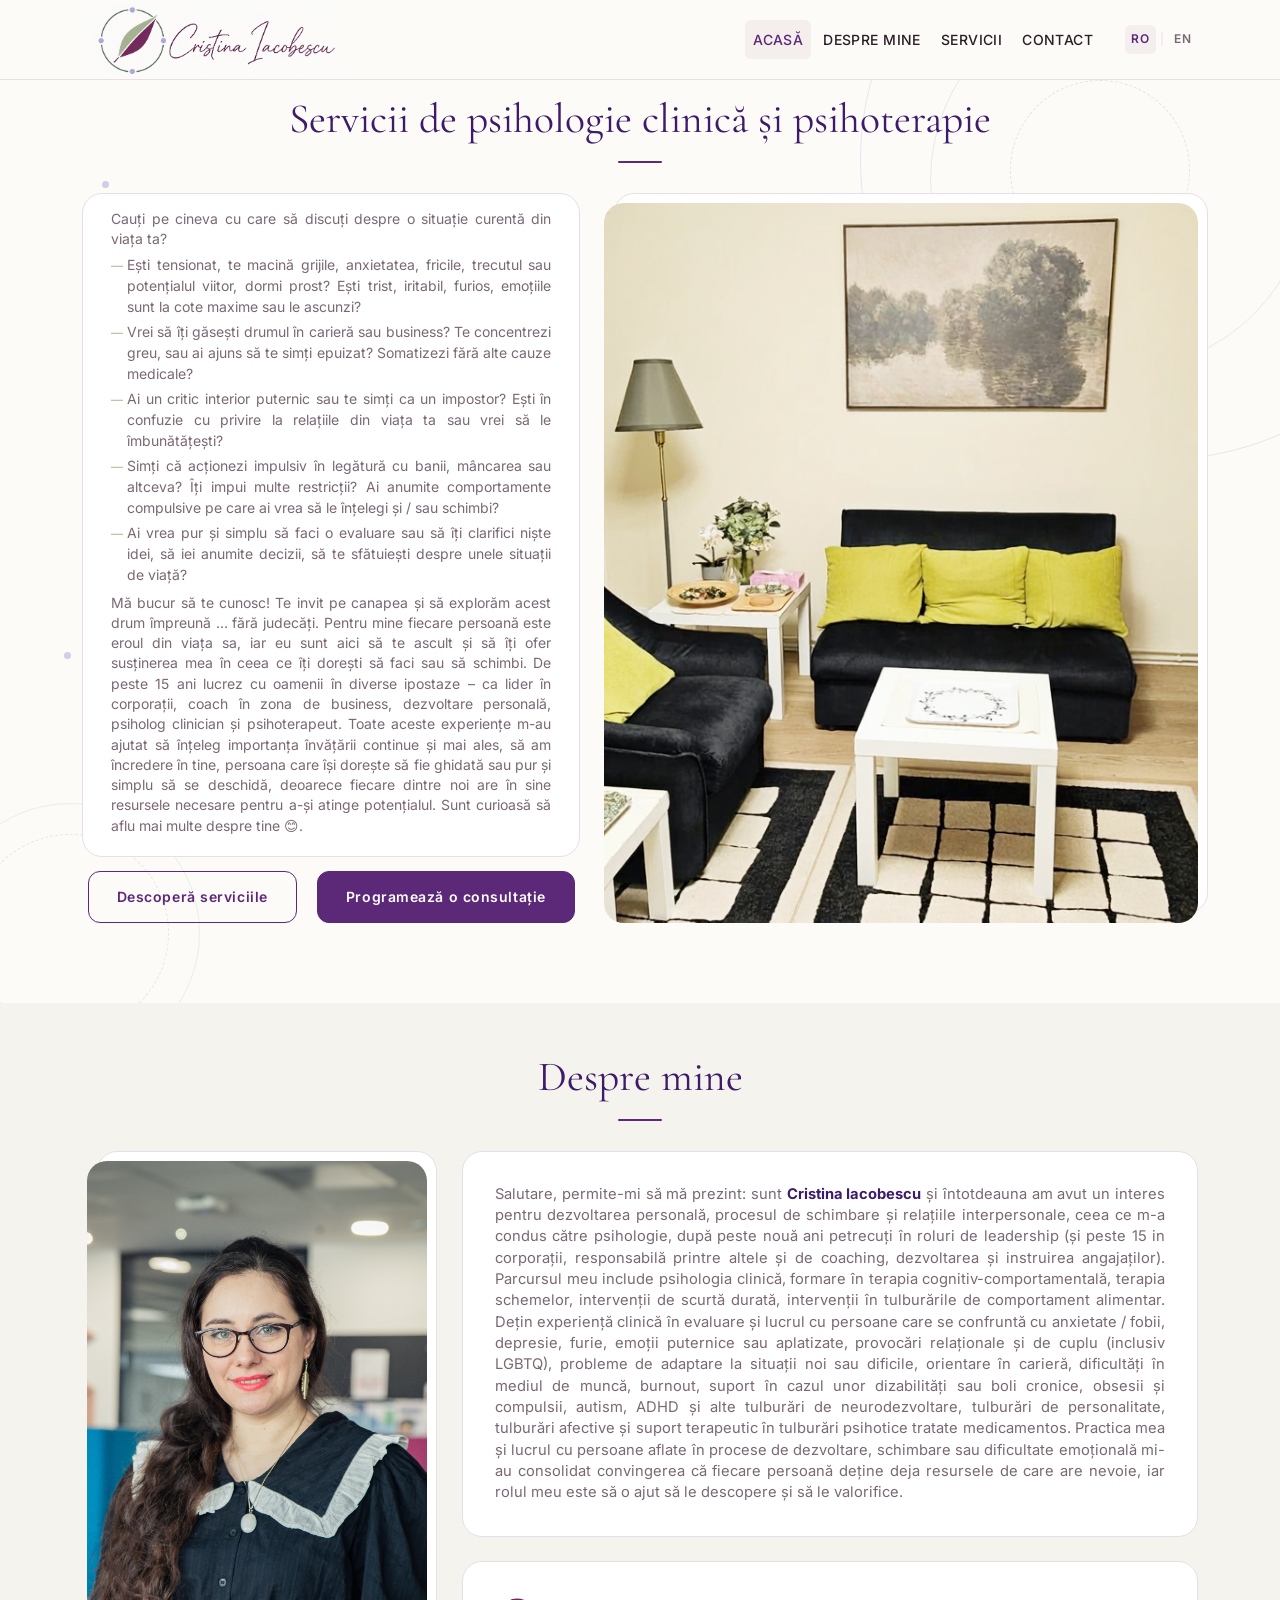
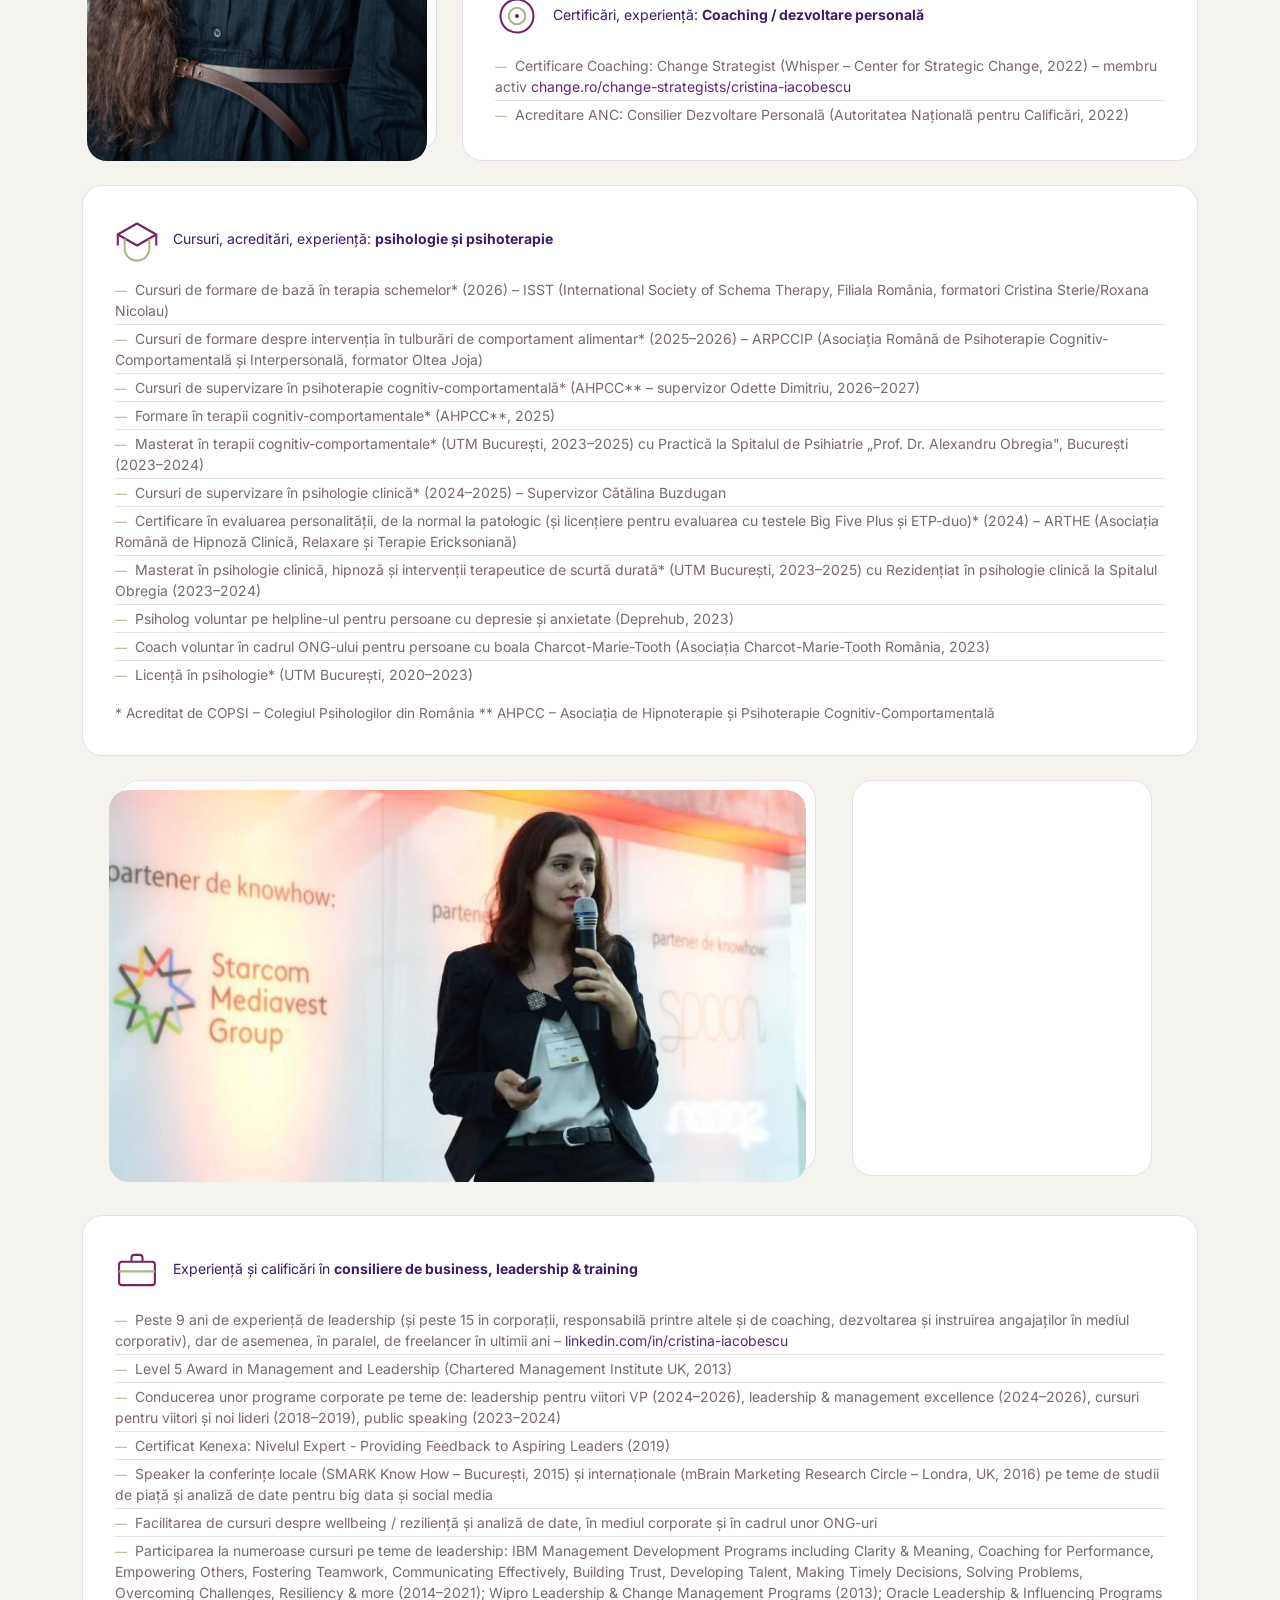
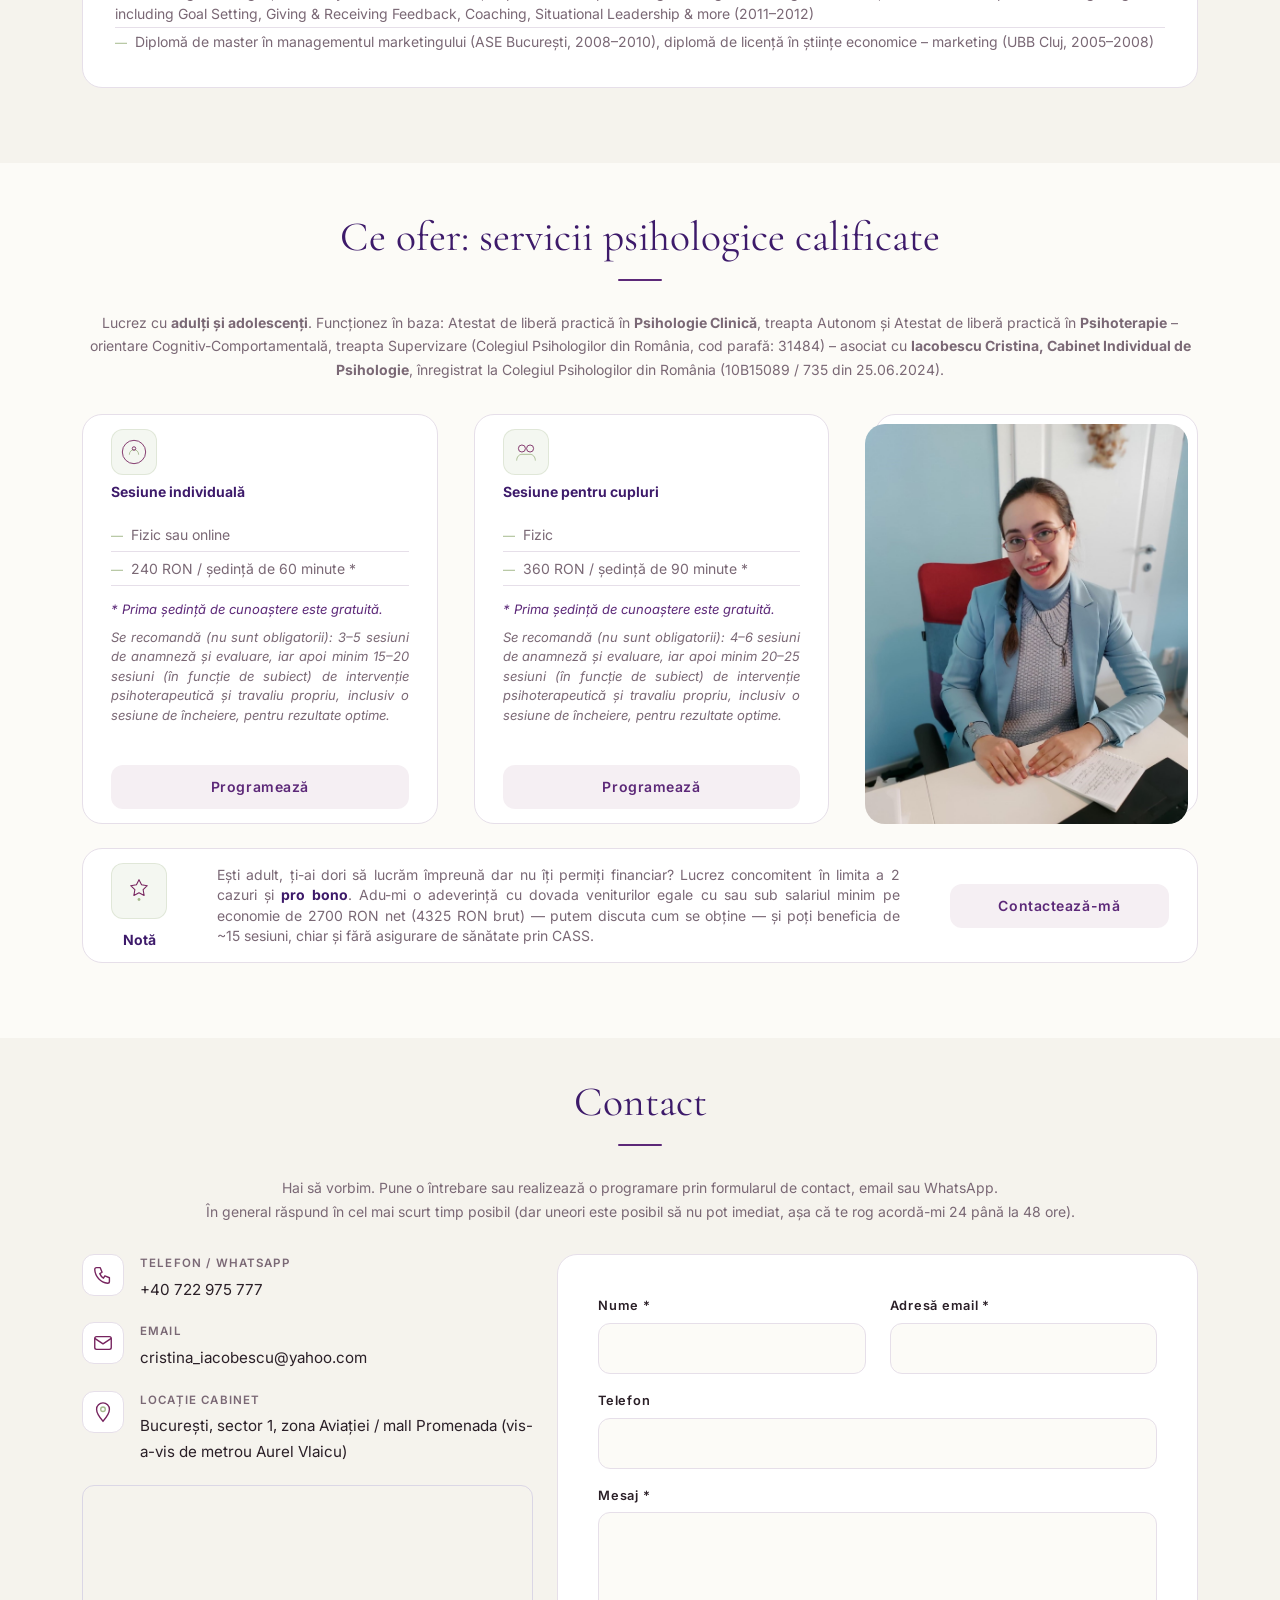
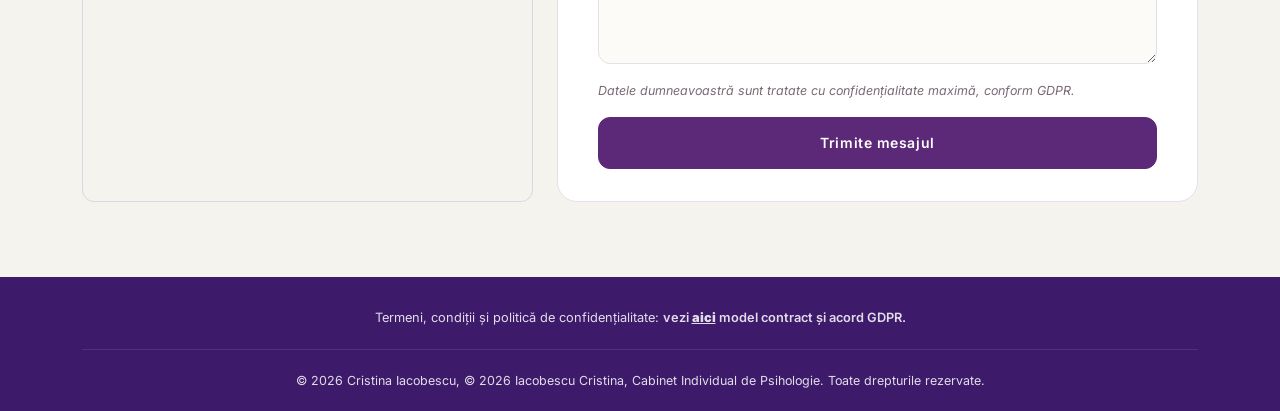
<file: index.html>
<!DOCTYPE html>
<html lang="ro">
<head>
  <meta charset="UTF-8" />
  <meta name="viewport" content="width=device-width, initial-scale=1.0" />
  <meta name="description" content="Evaluare psihologică, psihoterapie, online și fizic, în București, sector 1 (Aviației, lângă metrou / mall Promenada)." />
  <title>Cristina Iacobescu — Psiholog & Psihoterapeut</title>
  <link rel="canonical" href="https://psihoterapie.github.io/cristina-iacobescu/" />
  <meta property="og:type" content="website" />
  <meta property="og:site_name" content="psihoterapie.github.io/cristina-iacobescu" />
  <meta property="og:locale" content="ro_RO" />
  <meta property="og:title" content="Cristina Iacobescu — Psiholog Clinician &amp; Psihoterapeut" />
  <meta property="og:description" content="Evaluare psihologică, psihoterapie, online și fizic, în București, sector 1 (Aviației, lângă metrou / mall Promenada)." />
  <meta property="og:url" content="https://psihoterapie.github.io/cristina-iacobescu/" />
  <meta property="og:image" content="https://psihoterapie.github.io/cristina-iacobescu/pics/logo.png" />
  <meta name="twitter:card" content="summary_large_image" />
  <script type="application/ld+json">
  {
    "@context": "https://schema.org",
    "@type": "ProfessionalService",
    "name": "Iacobescu Cristina, Cabinet Individual de Psihologie",
    "url": "https://psihoterapie.github.io/cristina-iacobescu/",
    "image": "https://psihoterapie.github.io/cristina-iacobescu/pics/logo.png",
    "telephone": "+40722975777",
    "email": "cristina_iacobescu@yahoo.com",
    "description": "Psihologie clinică, psihoterapie cognitiv-comportamentală, consiliere și evaluare psihologică pentru adulți și adolescenți.",
    "address": { "@type": "PostalAddress", "addressLocality": "București", "addressRegion": "Sector 1", "addressCountry": "RO" },
    "geo": { "@type": "GeoCoordinates", "latitude": 44.480172, "longitude": 26.0999533 },
    "founder": { "@type": "Person", "name": "Cristina Iacobescu", "jobTitle": "Psiholog Clinician & Psihoterapeut" },
    "knowsLanguage": ["ro", "en"]
  }
  </script>
  <link rel="icon" type="image/png" sizes="192x192" href="pics/favicon-192.png" />
  <script type="application/ld+json">
  {
    "@context": "https://schema.org",
    "@type": "WebSite",
    "name": "Cristina Iacobescu",
    "alternateName": "Iacobescu Cristina, Cabinet Individual de Psihologie",
    "url": "https://psihoterapie.github.io/cristina-iacobescu/"
  }
  </script>
  <link rel="preconnect" href="https://fonts.googleapis.com" />
  <link rel="preconnect" href="https://fonts.gstatic.com" crossorigin />
  <link href="https://fonts.googleapis.com/css2?family=Cormorant+Garamond:ital,wght@0,300;0,400;0,600;1,300;1,400&family=Inter:wght@300;400;500;600;700;800&display=swap" rel="stylesheet" />
  <link href="https://cdn.jsdelivr.net/npm/bootstrap@5.3.3/dist/css/bootstrap.min.css" rel="stylesheet" />
  <link rel="stylesheet" href="styles.css" />
</head>
<body data-lang="ro">

  <!-- ======== NAVBAR ======== -->
  <nav class="navbar navbar-expand-lg ci-navbar fixed-top" id="mainNav" aria-label="Main navigation">
    <div class="container">
      <!-- Brand -->
      <a class="navbar-brand ci-brand" href="#home" aria-label="Cristina Iacobescu — Home">
        <img src="pics/logo.png" alt="Cristina Iacobescu" class="ci-nav-logo" width="260" height="72" />
      </a>

      <!-- Mobile toggler -->
      <button class="navbar-toggler" type="button" data-bs-toggle="collapse"
              data-bs-target="#navMenu" aria-controls="navMenu"
              aria-expanded="false" aria-label="Toggle navigation">
        <span class="toggler-bar"></span>
        <span class="toggler-bar"></span>
        <span class="toggler-bar"></span>
      </button>

      <!-- Language switcher (mobile only, outside collapse) -->
      <div class="ci-lang-switcher ci-lang-switcher--mobile d-lg-none" role="group" aria-label="Language switcher">
        <button class="ci-lang-btn active" data-lang-target="ro" aria-pressed="true">RO</button>
        <span class="ci-lang-sep" aria-hidden="true">|</span>
        <button class="ci-lang-btn" data-lang-target="en" aria-pressed="false">EN</button>
      </div>

      <!-- Nav links -->
      <div class="collapse navbar-collapse" id="navMenu">
        <ul class="navbar-nav ms-auto align-items-lg-center gap-lg-1">
          <li class="nav-item"><a class="nav-link" href="#home" data-ro="Acasă" data-en="Home">Acasă</a></li>
          <li class="nav-item"><a class="nav-link" href="#about" data-ro="Despre Mine" data-en="About Me">Despre Mine</a></li>
          <li class="nav-item"><a class="nav-link" href="#services" data-ro="Servicii" data-en="Services">Servicii</a></li>
          <li class="nav-item"><a class="nav-link" href="#contact" data-ro="Contact" data-en="Contact">Contact</a></li>
        </ul>

        <!-- Language switcher (desktop only, inside collapse) -->
        <div class="ci-lang-switcher ms-lg-4 mt-3 mt-lg-0 d-none d-lg-flex" role="group" aria-label="Language switcher">
          <button class="ci-lang-btn active" data-lang-target="ro" aria-pressed="true">RO</button>
          <span class="ci-lang-sep" aria-hidden="true">|</span>
          <button class="ci-lang-btn" data-lang-target="en" aria-pressed="false">EN</button>
        </div>
      </div>
    </div>
  </nav>

  <!-- ======== HERO ======== -->
  <section id="home" class="ci-hero" aria-labelledby="heroHeading">
    <div class="ci-hero-bg-circles" aria-hidden="true">
      <span class="ci-circle ci-circle--lg"></span>
      <span class="ci-circle ci-circle--md"></span>
      <span class="ci-circle ci-circle--sm"></span>
      <span class="ci-dot ci-dot--1"></span>
      <span class="ci-dot ci-dot--2"></span>
      <span class="ci-dot ci-dot--3"></span>
      <span class="ci-dot ci-dot--4"></span>
    </div>

    <div class="container ci-hero-inner">
      <!-- Heading + divider (same pattern as other sections) -->
      <div class="ci-section-header text-center">
        <h1 class="ci-hero-tagline" id="heroHeading" data-ro="Servicii de psihologie clinică și psihoterapie" data-en="Clinical Psychology and Psychotherapy Services">Servicii de psihologie clinică și psihoterapie</h1>
        <div class="ci-section-divider" aria-hidden="true"></div>
      </div>

      <div class="row justify-content-center mt-0 ci-hero-row">
        <!-- Office photo — stretches to fill the full height of the left column (card + buttons) -->
        <div class="col-12 order-lg-2 d-flex flex-column ci-hero-photo-col" style="padding-top: 10px;">
          <div class="ci-portrait-wrap ci-portrait-wrap--wide ci-portrait-wrap--match ci-hero-photo-wrap flex-grow-1">
            <img
              src="pics/cabi/Cabinet_1 copy.jpg"
              alt="Cabinetul de psihologie Cristina Iacobescu — spațiu de consiliere"
              class="ci-portrait ci-portrait--color"
              width="400"
              loading="eager"
            />
            <span class="ci-portrait-ring" aria-hidden="true"></span>
          </div>
        </div>

        <!-- Text card + buttons in same column so photo height spans both -->
        <div class="col-12 order-lg-1 d-flex flex-column ci-hero-text-col">
          <div class="ci-card text-start flex-grow-1 ci-hero-card">
            <div class="ci-hero-text" lang="ro" data-lang-block="ro">
              <p>Cauți pe cineva cu care să discuți despre o situație curentă din viața ta?</p>
              <ul class="ci-hero-list">
                <li>Ești tensionat, te macină grijile, anxietatea, fricile, trecutul sau potențialul viitor, dormi prost? Ești trist, iritabil, furios, emoțiile sunt la cote maxime sau le ascunzi?</li>
                <li>Vrei să îți găsești drumul în carieră sau business? Te concentrezi greu, sau ai ajuns să te simți epuizat? Somatizezi fără alte cauze medicale?</li>
                <li>Ai un critic interior puternic sau te simți ca un impostor? Ești în confuzie cu privire la relațiile din viața ta sau vrei să le îmbunătățești?</li>
                <li>Simți că acționezi impulsiv în legătură cu banii, mâncarea sau altceva? Îți impui multe restricții? Ai anumite comportamente compulsive pe care ai vrea să le înțelegi și / sau schimbi?</li>
                <li>Ai vrea pur și simplu să faci o evaluare sau să îți clarifici niște idei, să iei anumite decizii, să te sfătuiești despre unele situații de viață?</li>
              </ul>
              <p class="mt-3">Mă bucur să te cunosc! Te invit pe canapea și să explorăm acest drum împreună … fără judecăți. Pentru mine fiecare persoană este eroul din viața sa, iar eu sunt aici să te ascult și să îți ofer susținerea mea în ceea ce îți dorești să faci sau să schimbi. De peste 15 ani lucrez cu oamenii în diverse ipostaze – ca lider în corporații, coach în zona de business, dezvoltare personală, psiholog clinician și psihoterapeut. Toate aceste experiențe m-au ajutat să înțeleg importanța învățării continue și mai ales, să am încredere în tine, persoana care își dorește să fie ghidată sau pur și simplu să se deschidă, deoarece fiecare dintre noi are în sine resursele necesare pentru a-și atinge potențialul. Sunt curioasă să aflu mai multe despre tine 😊.</p>
            </div>
            <div class="ci-hero-text" lang="en" data-lang-block="en" style="display:none">
              <p>Looking for someone to talk to about a current situation in your life?</p>
              <ul class="ci-hero-list">
                <li>Are you tense, weighed down by worries, anxiety, fears, the past or a potential future, sleeping badly? Are you sad, irritable, angry, are your emotions running at their peak or do you hide them?</li>
                <li>Want to find your way in your career or business? Do you find it hard to concentrate, or have you ended up feeling exhausted? Do you experience physical symptoms with no other medical cause?</li>
                <li>You have a strong inner critic or sometimes feel like an impostor? Are you confused about the relationships in your life, or just want to improve them?</li>
                <li>Do you act impulsively with money, food or something else? Or impose many restrictions on yourself? Do you have certain compulsive behaviours you would like to understand and / or change?</li>
                <li>Would you simply like to do an assessment or clarify some ideas, make some decisions, or get advice about some life situations?</li>
              </ul>
              <p class="mt-3">I'm delighted to meet you! I invite you to take a seat on the couch and let's explore this journey together … without judgement. For me, every person is the hero of their own life, and I am here to listen to you and offer my support in whatever you wish to do or change. For over 15 years I have been working with people in various roles – as a corporate leader, business coach, personal development coach, clinical psychologist and psychotherapist. All these experiences have helped me understand the importance of continuous learning and, above all, to have faith in you, the person who wants to be guided or simply to open up, because each of us already holds within ourselves the resources needed to reach our potential. I'm curious to learn more about you 😊.</p>
            </div>
          </div>
          <div class="ci-hero-actions text-center" style="margin-top:14px">
            <a href="#services" class="ci-btn ci-btn--ghost" data-ro="Descoperă serviciile" data-en="Explore Services">Descoperă serviciile</a>
            <a href="#contact" class="ci-btn ci-btn--primary ms-3" data-ro="Programează o consultație" data-en="Book a Consultation">Programează o consultație</a>
          </div>
        </div>
      </div>
    </div>

    <!-- Decorative compass tick marks -->
    <div class="ci-compass-ring" aria-hidden="true"></div>
  </section>

  <!-- ======== ABOUT ======== -->
  <section id="about" class="ci-section ci-section--light" aria-labelledby="aboutHeading">
    <div class="container">
      <div class="ci-section-header text-center">
        <h2 id="aboutHeading" data-ro="Despre mine" data-en="About Me">Despre mine</h2>
        <div class="ci-section-divider" aria-hidden="true"></div>
      </div>

      <div class="row gy-4 align-items-start align-items-md-stretch">
        <!-- Portrait photo -->
        <div class="col-12 col-md-4 col-lg-4 text-center order-1 order-md-1 d-md-flex flex-md-column align-items-md-center">
          <div class="ci-portrait-wrap ci-portrait-wrap--ring-top ci-portrait-wrap--full-mobile ci-portrait-wrap--match-md">
            <img
              src="pics/me/MCC Photo Shoot-240221IMG_0291-Enhanced-NR.jpg"
              alt="Cristina Iacobescu — psiholog clinician și psihoterapeut"
              class="ci-portrait ci-portrait--color"
              width="400"
              loading="lazy"
            />
            <span class="ci-portrait-ring" aria-hidden="true"></span>
          </div>
        </div>

        <!-- Intro card + coaching card (right column) -->
        <div class="col-12 col-md-8 col-lg-8 order-2 order-md-2 d-md-flex flex-md-column align-items-md-center">
          <div class="ci-card">
            <p class="ci-card-body" lang="ro" data-lang-block="ro">Salutare, permite-mi să mă prezint: sunt <strong style="color: var(--ci-plum);">Cristina Iacobescu</strong> și întotdeauna am avut un interes pentru dezvoltarea personală, procesul de schimbare și relațiile interpersonale, ceea ce m-a condus către psihologie, după peste nouă ani petrecuți în roluri de leadership (și peste 15 in corporații, responsabilă printre altele și de coaching, dezvoltarea și instruirea angajaților). Parcursul meu include psihologia clinică, formare în terapia cognitiv-comportamentală, terapia schemelor, intervenții de scurtă durată, intervenții în tulburările de comportament alimentar. Dețin experiență clinică în evaluare și lucrul cu persoane care se confruntă cu anxietate / fobii, depresie, furie, emoții puternice sau aplatizate, provocări relaționale și de cuplu (inclusiv LGBTQ), probleme de adaptare la situații noi sau dificile, orientare în carieră, dificultăți în mediul de muncă, burnout, suport în cazul unor dizabilități sau boli cronice, obsesii și compulsii, autism, ADHD și alte tulburări de neurodezvoltare, tulburări de personalitate, tulburări afective și suport terapeutic în tulburări psihotice tratate medicamentos. Practica mea și lucrul cu persoane aflate în procese de dezvoltare, schimbare sau dificultate emoțională mi-au consolidat convingerea că fiecare persoană deține deja resursele de care are nevoie, iar rolul meu este să o ajut să le descopere și să le valorifice.</p>
            <p class="ci-card-body" lang="en" data-lang-block="en" style="display:none">Hello, allow me to introduce myself: I am <strong style="color: var(--ci-plum);">Cristina Iacobescu</strong>, and I have always had a deep interest in personal development, the process of change and interpersonal relationships — an interest that led me to psychology after more than nine years in leadership roles (and over 15 years in the corporate world, where I was responsible, among other things, for coaching, employee development and training). My background includes clinical psychology, training in cognitive-behavioural therapy, schema therapy, short-term interventions, and interventions for eating disorders. I hold clinical experience in assessment and working with people facing anxiety / phobias, depression, anger, intense or flattened emotions, relationship and couple challenges (including LGBTQ), difficulties adapting to new or challenging situations, career guidance, workplace difficulties, burnout, support in living with disabilities or chronic illness, obsessions and compulsions, autism, ADHD and other neurodevelopmental disorders, personality disorders, affective disorders, and therapeutic support in medically treated psychotic disorders. My practice and my work with people going through processes of growth, change or emotional difficulty have reinforced my belief that every person already holds within themselves the resources they need — and that my role is to help them discover and make the most of those resources.</p>

          </div>

          <!-- Coaching / personal development (separate card, right column under intro) -->
          <div class="ci-card ci-card--info mt-4">
            <div class="ci-card-head">
              <div class="ci-card-icon" aria-hidden="true">
                <svg viewBox="0 0 32 32" fill="none"><circle cx="16" cy="16" r="12" stroke="#76235E" stroke-width="1.5"/><circle cx="16" cy="16" r="6" stroke="#A4B98C" stroke-width="1.5"/><circle cx="16" cy="16" r="1.5" fill="#76235E"/></svg>
              </div>
              <h3><span data-lang-block="ro">Certificări, experiență: <strong>Coaching / dezvoltare personală</strong></span><span data-lang-block="en" style="display:none">Certifications, experience: <strong>Coaching / personal development</strong></span></h3>
            </div>
            <ul class="ci-list">
              <li><span data-lang-block="ro">Certificare Coaching: Change Strategist (Whisper – Center for Strategic Change, 2022) – membru activ</span><span data-lang-block="en" style="display:none">Coaching certification: Change Strategist (Whisper – Center for Strategic Change, 2022) – active member</span> <a href="https://change.ro/change-strategists/cristina-iacobescu/" target="_blank" rel="noopener noreferrer">change.ro/change-strategists/cristina-iacobescu</a></li>
              <li><span data-lang-block="ro">Acreditare ANC: Consilier Dezvoltare Personală (Autoritatea Națională pentru Calificări, 2022)</span><span data-lang-block="en" style="display:none">ANC accreditation: Personal Development Counsellor (National Authority for Qualifications, 2022)</span></li>
            </ul>
          </div>
        </div>

        <!-- Certifications, courses & experience — full width -->
        <div class="col-12 order-4 order-md-3">
          <div class="ci-card ci-card--info">
            <!-- Icon + title on one line -->
            <div class="ci-card-head">
              <div class="ci-card-icon" aria-hidden="true">
                <svg viewBox="0 0 32 32" fill="none"><path d="M16 4L2 12l14 8 14-8-14-8z" stroke="#76235E" stroke-width="1.5" stroke-linejoin="round"/><path d="M2 12v8M30 12v8" stroke="#76235E" stroke-width="1.5"/><path d="M7 15v7a9 9 0 0018 0v-7" stroke="#A4B98C" stroke-width="1.5" stroke-linejoin="round"/></svg>
              </div>
              <h3><span data-lang-block="ro">Cursuri, acreditări, experiență: <strong>psihologie și psihoterapie</strong></span><span data-lang-block="en" style="display:none">Courses, accreditations, experience: <strong>Psychology and Psychotherapy</strong></span></h3>
            </div>

            <!-- Psychology -->
            <ul class="ci-list">
              <li><span data-lang-block="ro">Cursuri de formare de bază în terapia schemelor* (2026) – ISST (International Society of Schema Therapy, Filiala România, formatori Cristina Sterie/Roxana Nicolau)</span><span data-lang-block="en" style="display:none">Basic training courses in Schema Therapy* (2026) – ISST (International Society of Schema Therapy, Romania Branch, trainers Cristina Sterie/Roxana Nicolau)</span></li>
              <li><span data-lang-block="ro">Cursuri de formare despre intervenția în tulburări de comportament alimentar* (2025–2026) – ARPCCIP (Asociația Română de Psihoterapie Cognitiv-Comportamentală și Interpersonală, formator Oltea Joja)</span><span data-lang-block="en" style="display:none">Training courses on interventions for eating disorders* (2025–2026) – ARPCCIP (Romanian Association of Cognitive-Behavioural and Interpersonal Psychotherapy, trainer Oltea Joja)</span></li>
              <li><span data-lang-block="ro">Cursuri de supervizare în psihoterapie cognitiv-comportamentală* (AHPCC** – supervizor Odette Dimitriu, 2026–2027)</span><span data-lang-block="en" style="display:none">Supervision in Cognitive-Behavioural Psychotherapy* (AHPCC** – supervisor Odette Dimitriu, 2026–2027)</span></li>
              <li><span data-lang-block="ro">Formare în terapii cognitiv-comportamentale* (AHPCC**, 2025)</span><span data-lang-block="en" style="display:none">Training in Cognitive-Behavioural Therapies* (AHPCC**, 2025)</span></li>
              <li><span data-lang-block="ro">Masterat în terapii cognitiv-comportamentale* (UTM București, 2023–2025) cu Practică la Spitalul de Psihiatrie „Prof. Dr. Alexandru Obregia", București (2023–2024)</span><span data-lang-block="en" style="display:none">Master's degree in Cognitive-Behavioural Therapies* (UTM Bucharest, 2023–2025) with a placement at "Prof. Dr. Alexandru Obregia" Psychiatric Hospital, Bucharest (2023–2024)</span></li>
              <li><span data-lang-block="ro">Cursuri de supervizare în psihologie clinică* (2024–2025) – Supervizor Cătălina Buzdugan</span><span data-lang-block="en" style="display:none">Supervision in Clinical Psychology* (2024–2025) – supervisor Cătălina Buzdugan</span></li>
              <li><span data-lang-block="ro">Certificare în evaluarea personalității, de la normal la patologic (și licențiere pentru evaluarea cu testele Big Five Plus și ETP-duo)* (2024) – ARTHE (Asociația Română de Hipnoză Clinică, Relaxare și Terapie Ericksoniană)</span><span data-lang-block="en" style="display:none">Certification in personality assessment, from normal to pathological (and licensing for assessment with the Big Five Plus and ETP-duo tests)* (2024) – ARTHE (Romanian Association of Clinical Hypnosis, Relaxation and Ericksonian Therapy)</span></li>
              <li><span data-lang-block="ro">Masterat în psihologie clinică, hipnoză și intervenții terapeutice de scurtă durată* (UTM București, 2023–2025) cu Rezidențiat în psihologie clinică la Spitalul Obregia (2023–2024)</span><span data-lang-block="en" style="display:none">Master's degree in Clinical Psychology, Hypnosis and Short-Term Therapeutic Interventions* (UTM Bucharest, 2023–2025) with a Clinical Psychology residency at Obregia Hospital (2023–2024)</span></li>
              <li><span data-lang-block="ro">Psiholog voluntar pe helpline-ul pentru persoane cu depresie și anxietate (Deprehub, 2023)</span><span data-lang-block="en" style="display:none">Volunteer psychologist on the helpline for people with depression and anxiety (Deprehub, 2023)</span></li>
              <li><span data-lang-block="ro">Coach voluntar în cadrul ONG-ului pentru persoane cu boala Charcot-Marie-Tooth (Asociația Charcot-Marie-Tooth România, 2023)</span><span data-lang-block="en" style="display:none">Volunteer coach for the NGO supporting people with Charcot-Marie-Tooth disease (Charcot-Marie-Tooth Association Romania, 2023)</span></li>
              <li><span data-lang-block="ro">Licență în psihologie* (UTM București, 2020–2023)</span><span data-lang-block="en" style="display:none">Bachelor's degree in Psychology* (UTM Bucharest, 2020–2023)</span></li>
            </ul>
            <p class="ci-card-body mt-3" style="font-size:0.85rem;color:var(--ci-text-muted);">
              <span data-lang-block="ro">* Acreditat de COPSI – Colegiul Psihologilor din România<br class="ci-footnote-break"> ** AHPCC – Asociația de Hipnoterapie și Psihoterapie Cognitiv-Comportamentală</span>
              <span data-lang-block="en" style="display:none">* accredited by COPSI – Romanian College of Psychologists<br class="ci-footnote-break"> ** AHPCC – Association of Hypnotherapy and Cognitive-Behavioural Psychotherapy</span>
            </p>
          </div>
        </div>

        <!-- Badge (left) — framed like a portrait -->
        <div class="col-12 col-md-4 d-flex align-items-start order-3 order-md-5 justify-content-center justify-content-md-start align-items-md-start">
          <div class="ci-portrait-wrap ci-portrait-wrap--ring-top ci-badge-wrap">
            <iframe
              src="https://www.verificapsiholog.ro/api/psiholog-badge/31484"
              width="300"
              height="396"
              frameborder="0"
              scrolling="no"
              title="Psiholog activ – Iacobescu Cristina"
              style="border:none;border-radius:var(--ci-radius-lg);overflow:hidden;max-width:100%;display:block;position:relative;z-index:1;"
              loading="lazy"
            ></iframe>
            <span class="ci-portrait-ring" aria-hidden="true"></span>
          </div>
        </div>

        <!-- Second portrait photo — natural size, right-aligned, rounded corners -->
        <div class="col-12 col-md-8 align-items-start order-5 order-md-4" style="text-align:left;">
          <div class="ci-portrait-wrap ci-portrait-wrap--ring-top ci-landscape-wrap" style="max-width:697px;">
            <img
              src="pics/me/1711135447529.jpg"
              alt="Cristina Iacobescu — consiliere business, leadership și training"
              class="ci-portrait ci-portrait--color"
              width="400"
              loading="lazy"
            />
            <span class="ci-portrait-ring" aria-hidden="true"></span>
          </div>
        </div>

        <!-- Business, leadership & training (separate card) -->
        <div class="col-12 align-self-start order-6 order-md-6">
          <div class="ci-card ci-card--info">
            <div class="ci-card-head">
              <div class="ci-card-icon" aria-hidden="true">
                <svg viewBox="0 0 32 32" fill="none"><rect x="3" y="10" width="26" height="17" rx="2" stroke="#76235E" stroke-width="1.5"/><path d="M12 10V7a2 2 0 012-2h4a2 2 0 012 2v3" stroke="#76235E" stroke-width="1.5"/><path d="M3 17h26" stroke="#A4B98C" stroke-width="1.5"/></svg>
              </div>
              <h3><span data-lang-block="ro">Experiență și calificări în <strong>consiliere de business, leadership &amp; training</strong></span><span data-lang-block="en" style="display:none">Experience and qualifications in <strong>business, leadership &amp; training counselling</strong></span></h3>
            </div>

            <ul class="ci-list">
              <li><span data-lang-block="ro">Peste 9 ani de experiență de leadership (și peste 15 in corporații, responsabilă printre altele și de coaching, dezvoltarea și instruirea angajaților în mediul corporativ), dar de asemenea, în paralel, de freelancer în ultimii ani</span><span data-lang-block="en" style="display:none">Over 9 years of leadership experience (and over 15 years in the corporate world, where I was responsible, among other things, for coaching, employee development and training), and in parallel, as a freelancer in recent years</span> – <a href="https://www.linkedin.com/in/cristina-iacobescu/" target="_blank" rel="noopener noreferrer">linkedin.com/in/cristina-iacobescu</a></li>
              <li>Level 5 Award in Management and Leadership (Chartered Management Institute UK, 2013)</li>
              <li><span data-lang-block="ro">Conducerea unor programe corporate pe teme de: leadership pentru viitori VP (2024–2026), leadership &amp; management excellence (2024–2026), cursuri pentru viitori și noi lideri (2018–2019), public speaking (2023–2024)</span><span data-lang-block="en" style="display:none">Leading corporate programmes on: leadership for future VPs (2024–2026), leadership &amp; management excellence (2024–2026), courses for future and new leaders (2018–2019), public speaking (2023–2024)</span></li>
              <li><span data-lang-block="ro">Certificat Kenexa: Nivelul Expert - Providing Feedback to Aspiring Leaders (2019)</span><span data-lang-block="en" style="display:none">Kenexa certificate: Expert Level - Providing Feedback to Aspiring Leaders (2019)</span></li>
              <li><span data-lang-block="ro">Speaker la conferințe locale (SMARK Know How – București, 2015) și internaționale (mBrain Marketing Research Circle – Londra, UK, 2016) pe teme de studii de piață și analiză de date pentru big data și social media</span><span data-lang-block="en" style="display:none">Speaker at local (SMARK Know How – Bucharest, 2015) and international conferences (mBrain Marketing Research Circle – London, UK, 2016) on market research and data analysis for big data and social media</span></li>
              <li><span data-lang-block="ro">Facilitarea de cursuri despre wellbeing / reziliență și analiză de date, în mediul corporate și în cadrul unor ONG-uri</span><span data-lang-block="en" style="display:none">Facilitating courses on wellbeing / resilience and data analysis, in corporate settings and for NGOs</span></li>
              <li><span data-lang-block="ro">Participarea la numeroase cursuri pe teme de leadership:</span><span data-lang-block="en" style="display:none">Participation in numerous leadership courses:</span> IBM Management Development Programs including Clarity &amp; Meaning, Coaching for Performance, Empowering Others, Fostering Teamwork, Communicating Effectively, Building Trust, Developing Talent, Making Timely Decisions, Solving Problems, Overcoming Challenges, Resiliency &amp; more (2014–2021); Wipro Leadership &amp; Change Management Programs (2013); Oracle Leadership &amp; Influencing Programs including Goal Setting, Giving &amp; Receiving Feedback, Coaching, Situational Leadership &amp; more (2011–2012)</li>
              <li><span data-lang-block="ro">Diplomă de master în managementul marketingului (ASE București, 2008–2010), diplomă de licență în științe economice – marketing (UBB Cluj, 2005–2008)</span><span data-lang-block="en" style="display:none">Master's degree in Marketing Management (Bucharest University of Economic Studies, 2008–2010), bachelor's degree in Economic Sciences – Marketing (Babeș-Bolyai University, Cluj, 2005–2008)</span></li>
            </ul>
          </div>
        </div>


      </div>
    </div>
  </section>

  <!-- ======== SERVICES ======== -->
  <section id="services" class="ci-section" aria-labelledby="servicesHeading">
    <div class="container">
      <div class="ci-section-header text-center">
        <h2 id="servicesHeading" data-ro="Ce ofer: servicii psihologice calificate" data-en="What I Offer: Qualified Psychological Services">Ce ofer: servicii psihologice calificate</h2>
        <div class="ci-section-divider" aria-hidden="true"></div>
        <p class="ci-section-intro" data-lang-block="ro">Lucrez cu <strong>adulți și adolescenți</strong>. Funcționez în baza: Atestat de liberă practică în <strong>Psihologie Clinică</strong>, treapta Autonom și Atestat de liberă practică în <strong>Psihoterapie</strong> – orientare Cognitiv-Comportamentală, treapta Supervizare (Colegiul Psihologilor din România, cod parafă: 31484) – asociat cu <strong>Iacobescu Cristina, Cabinet Individual de Psihologie</strong>, înregistrat la Colegiul Psihologilor din România (10B15089 / 735 din 25.06.2024).</p>
        <p class="ci-section-intro" data-lang-block="en" style="display:none">I work with <strong>adults and adolescents</strong>. I practice under: Licence to practise <strong>Clinical Psychology</strong>, Autonomous Level, and Licence to practise <strong>Psychotherapy</strong> – Cognitive-Behavioural orientation, Supervision Level (Romanian Board of Psychologists, stamp code: 31484) – affiliated with <strong>Iacobescu Cristina, Individual Psychology Practice</strong>, registered with the Romanian Board of Psychologists (10B15089 / 735, 25.06.2024).</p>
      </div>

      <div class="row gy-4 mt-2 align-items-stretch ci-services-row">

        <!-- Card 1 — Sesiune individuală -->
        <div class="col-12 col-lg-4 ci-services-price-col order-1">
          <div class="ci-service-card h-100">
            <div class="ci-service-icon" aria-hidden="true">
              <svg viewBox="0 0 48 48" fill="none"><circle cx="24" cy="24" r="20" stroke="#76235E" stroke-width="1.5"/><path d="M16 28c0-4.418 3.582-8 8-8s8 3.582 8 8" stroke="#A4B98C" stroke-width="1.5" stroke-linecap="round"/><circle cx="24" cy="18" r="3" stroke="#76235E" stroke-width="1.5"/></svg>
            </div>
            <h3 class="ci-service-title" data-ro="Sesiune individuală" data-en="Individual Session">Sesiune individuală</h3>
            <ul class="ci-list" style="margin-top:8px">
              <li data-ro="Fizic sau online" data-en="In person or online">Fizic sau online</li>
              <li data-ro="240 RON / ședință de 60 minute *" data-en="240 RON / 60-minute session *">240 RON / ședință de 60 minute *</li>
              <li class="ci-price-note" data-ro="* Prima ședință de cunoaștere este gratuită." data-en="* The first introductory session is free.">* Prima ședință de cunoaștere este gratuită.</li>
              <li class="ci-price-note" data-ro="Se recomandă (nu sunt obligatorii): 3⁠–⁠5 sesiuni de anamneză și evaluare, iar apoi minim 15⁠–⁠20 sesiuni (în funcție de subiect) de intervenție psihoterapeutică și travaliu propriu, inclusiv o sesiune de încheiere, pentru rezultate optime." data-en="Recommendation (not mandatory): 3⁠–⁠5 anamnesis and assessment sessions are useful, followed by a minimum of 15⁠–⁠20 psychotherapeutic intervention sessions and self-work (depending on the topic, including a closing session) for optimal results.">Se recomandă (nu sunt obligatorii): 3⁠–⁠5 sesiuni de anamneză și evaluare, iar apoi minim 15⁠–⁠20 sesiuni (în funcție de subiect) de intervenție psihoterapeutică și travaliu propriu, inclusiv o sesiune de încheiere, pentru rezultate optime.</li>
            </ul>
            <a href="#contact" class="ci-btn ci-btn--soft mt-auto" data-ro="Programează" data-en="Book now">Programează</a>
          </div>
        </div>

        <!-- Card 2 — Sesiune pentru cupluri -->
        <div class="col-12 col-lg-4 ci-services-price-col order-2">
          <div class="ci-service-card h-100">
            <div class="ci-service-icon" aria-hidden="true">
              <svg viewBox="0 0 48 48" fill="none"><circle cx="17" cy="18" r="6" stroke="#76235E" stroke-width="1.5"/><circle cx="31" cy="18" r="6" stroke="#76235E" stroke-width="1.5"/><path d="M8 38c0-5.523 4.029-10 9-10h14c4.971 0 9 4.477 9 10" stroke="#A4B98C" stroke-width="1.5" stroke-linecap="round"/></svg>
            </div>
            <h3 class="ci-service-title" data-ro="Sesiune pentru cupluri" data-en="Couples Session">Sesiune pentru cupluri</h3>
            <ul class="ci-list" style="margin-top:8px">
              <li data-ro="Fizic" data-en="In person">Fizic</li>
              <li data-ro="360 RON / ședință de 90 minute *" data-en="360 RON / 90-minute session *">360 RON / ședință de 90 minute *</li>
              <li class="ci-price-note" data-ro="* Prima ședință de cunoaștere este gratuită." data-en="* The first introductory session is free.">* Prima ședință de cunoaștere este gratuită.</li>
              <li class="ci-price-note" data-ro="Se recomandă (nu sunt obligatorii): 4⁠–⁠6 sesiuni de anamneză și evaluare, iar apoi minim 20⁠–⁠25 sesiuni (în funcție de subiect) de intervenție psihoterapeutică și travaliu propriu, inclusiv o sesiune de încheiere, pentru rezultate optime." data-en="Recommendation (not mandatory): 4⁠–⁠6 anamnesis and assessment sessions are useful, followed by a minimum of 20⁠–⁠25 psychotherapeutic intervention sessions and self-work (depending on the topic, including a closing session) for optimal results.">Se recomandă (nu sunt obligatorii): 4⁠–⁠6 sesiuni de anamneză și evaluare, iar apoi minim 20⁠–⁠25 sesiuni (în funcție de subiect) de intervenție psihoterapeutică și travaliu propriu, inclusiv o sesiune de încheiere, pentru rezultate optime.</li>
            </ul>
            <a href="#contact" class="ci-btn ci-btn--soft mt-auto" data-ro="Programează" data-en="Book now">Programează</a>
          </div>
        </div>

        <!-- Card 3 — Notă (pro bono) -->
        <div class="col-12 col-lg-12 ci-services-nota-col order-4">
          <div class="ci-service-card h-100 ci-service-card--nota">
            <div class="ci-nota-col-header">
              <div class="ci-service-icon" aria-hidden="true">
                <svg viewBox="0 0 48 48" fill="none"><path d="M24 8l3.6 7.3 8.1 1.2-5.85 5.7 1.38 8.05L24 26.5l-7.23 3.75 1.38-8.05L12.3 16.5l8.1-1.2z" stroke="#76235E" stroke-width="1.5" stroke-linejoin="round"/><circle cx="24" cy="36" r="2" fill="#A4B98C"/></svg>
              </div>
              <h3 class="ci-service-title">
                <span data-lang-block="ro">Notă</span>
                <span data-lang-block="en" style="display:none">Note</span>
              </h3>
            </div>
            <div class="ci-nota-col-text">
              <p class="ci-service-text" data-lang-block="ro"><span class="ci-nota-inline-prefix"><strong>Notă: </strong></span>Ești adult, ți-ai dori să lucrăm împreună dar nu îți permiți financiar? Lucrez concomitent în limita a 2 cazuri și <strong style="color: var(--ci-plum);">pro bono</strong>. Adu-mi o adeverință cu dovada veniturilor egale cu sau sub salariul minim pe economie de 2700 RON net (4325 RON brut) — putem discuta cum se obține — și poți beneficia de ~15 sesiuni, chiar și fără asigurare de sănătate prin CASS.</p>
              <p class="ci-service-text" data-lang-block="en" style="display:none"><span class="ci-nota-inline-prefix"><strong>Note: </strong></span>Are you an adult who would like us to work together but cannot afford it financially? I take on a maximum of two <strong style="color: var(--ci-plum);">pro bono</strong> cases at a time. Bring me a document proving income equal to or below the minimum wage of 2,700 RON net (4,325 RON gross) — we can discuss how to obtain it — and you can benefit from ~15 sessions, even without CASS /  insurance.</p>
            </div>
            <div class="ci-nota-col-btn">
              <a href="#contact" class="ci-btn ci-btn--soft">
                <span data-lang-block="ro">Contactează-mă</span>
                <span data-lang-block="en" style="display:none">Contact me</span>
              </a>
            </div>
          </div>
        </div>

        <!-- Portrait photo -->
        <div class="col-12 col-lg-4 text-center d-flex align-items-center justify-content-center ci-services-photo-col order-3">
          <div class="ci-portrait-wrap ci-portrait-wrap--ring-top ci-portrait-wrap--full-mobile ci-hero-photo-wrap">
            <img
              src="pics/me/WhatsApp Image 2022-01-29 at 14.01.00.jpeg"
              alt="Cristina Iacobescu — psiholog clinician și psihoterapeut"
              class="ci-portrait ci-portrait--color"
              width="400"
              loading="lazy"
            />
            <span class="ci-portrait-ring" aria-hidden="true"></span>
          </div>
        </div>

      </div><!-- /row -->

    </div>
  </section>

  <!-- ======== CONTACT ======== -->
  <section id="contact" class="ci-section ci-section--light" aria-labelledby="contactHeading">
    <div class="container">
      <div class="ci-section-header text-center">
        <h2 id="contactHeading" data-ro="Contact" data-en="Contact">Contact</h2>
        <div class="ci-section-divider" aria-hidden="true"></div>
        <p class="ci-section-intro ci-section-intro--full">
          <span data-lang-block="ro">Hai să vorbim. Pune o întrebare sau realizează o programare prin formularul de contact, email sau WhatsApp.<br class="ci-intro-break"> În general răspund în cel mai scurt timp posibil (dar uneori este posibil să nu pot imediat, așa că te rog acordă-mi 24 până la 48 ore).</span>
          <span data-lang-block="en" style="display:none">Let's Talk. Ask a question or book an appointment through the contact form, email or WhatsApp.<br class="ci-intro-break"> I usually respond as soon as possible (but sometimes I may not be able to immediately, so please allow me 24 to 48 hours).</span>
        </p>
      </div>

      <div class="row gy-5">

        <!-- Contact info -->
        <div class="col-12 col-lg-5">
          <div class="ci-contact-info">
            <div class="ci-contact-item">
              <div class="ci-contact-icon" aria-hidden="true">
                <svg viewBox="0 0 24 24" fill="none"><path d="M5 4h4l2 5-2.5 1.5A11 11 0 0012.5 15.5L14 13l5 2v4a2 2 0 01-2 2A16 16 0 013 6a2 2 0 012-2z" stroke="#76235E" stroke-width="1.5" stroke-linejoin="round"/></svg>
              </div>
              <div>
                <span class="ci-contact-label" data-ro="Telefon / WhatsApp" data-en="Phone / WhatsApp">Telefon / WhatsApp</span>
                <a class="ci-contact-value" href="https://wa.me/40722975777" target="_blank" rel="noopener noreferrer" aria-label="WhatsApp +40 722 975 777">+40 722 975 777</a>
              </div>
            </div>

            <div class="ci-contact-item">
              <div class="ci-contact-icon" aria-hidden="true">
                <svg viewBox="0 0 24 24" fill="none"><rect x="3" y="5" width="18" height="14" rx="2" stroke="#76235E" stroke-width="1.5"/><path d="M3 7l9 6 9-6" stroke="#76235E" stroke-width="1.5" stroke-linejoin="round"/></svg>
              </div>
              <div>
                <span class="ci-contact-label" data-ro="Email" data-en="Email">Email</span>
                <span class="ci-contact-value">cristina_iacobescu@yahoo.com</span>
              </div>
            </div>

            <div class="ci-contact-item">
              <div class="ci-contact-icon" aria-hidden="true">
                <svg viewBox="0 0 24 24" fill="none"><path d="M12 2C8.134 2 5 5.134 5 9c0 5.25 7 13 7 13s7-7.75 7-13c0-3.866-3.134-7-7-7z" stroke="#76235E" stroke-width="1.5"/><circle cx="12" cy="9" r="2.5" stroke="#A4B98C" stroke-width="1.5"/></svg>
              </div>
              <div>
                <span class="ci-contact-label" data-ro="Locație Cabinet" data-en="Private Practice Location">Locație Cabinet</span>
                <a class="ci-contact-value" href="https://maps.app.goo.gl/3HaXkev3c7WuhEqK8" target="_blank" rel="noopener noreferrer" data-ro="București, sector 1, zona Aviației / mall Promenada (vis-a-vis de metrou Aurel Vlaicu)" data-en="Bucharest, District 1, Aviației / Promenada mall area (opposite Aurel Vlaicu metro station)">București, sector 1, zona Aviației / mall Promenada (vis-a-vis de metrou Aurel Vlaicu)</a>
              </div>
            </div>

            <!-- Google map of the office location (stretches to the bottom of the contact form on desktop) -->
            <div class="ci-map">
              <iframe
                src="https://www.google.com/maps/embed?pb=!1m17!1m12!1m3!1d2848.1!2d26.0999533!3d44.480172!2m3!1f0!2f0!3f0!3m2!1i1024!2i768!4f13.1!3m2!1m1!2zNDTCsDI4JzQ4LjYiTiAyNsKwMDUnNTkuOCJF!5e0!3m2!1sro!2sro!4v1"
                title="Hartă Google — locația cabinetului"
                loading="lazy"
                referrerpolicy="no-referrer-when-downgrade"
                allowfullscreen></iframe>
            </div>

          </div>
        </div>

        <!-- Contact form -->
        <div class="col-12 col-lg-7">
          <form class="ci-form" id="contactForm" novalidate aria-label="Contact form">
            <div class="row gy-3">
              <div class="col-12 col-sm-6">
                <label for="fieldName" class="ci-form-label" data-ro="Nume *" data-en="Name *">Nume *</label>
                <input type="text" id="fieldName" class="ci-form-input" autocomplete="name" required aria-required="true" placeholder=" " />
              </div>
              <div class="col-12 col-sm-6">
                <label for="fieldEmail" class="ci-form-label" data-ro="Adresă email *" data-en="Email address *">Adresă email *</label>
                <input type="email" id="fieldEmail" class="ci-form-input" autocomplete="email" required aria-required="true" placeholder=" " />
              </div>
              <div class="col-12">
                <label for="fieldPhone" class="ci-form-label" data-ro="Telefon" data-en="Phone">Telefon</label>
                <input type="tel" id="fieldPhone" class="ci-form-input" autocomplete="tel" placeholder=" " />
              </div>
              <div class="col-12">
                <label for="fieldMessage" class="ci-form-label" data-ro="Mesaj *" data-en="Message *">Mesaj *</label>
                <textarea id="fieldMessage" class="ci-form-input ci-form-textarea" rows="5" required aria-required="true" placeholder=" "></textarea>
              </div>
              <!-- Honeypot anti-spam field (hidden from people, filled only by bots) -->
              <div class="d-none" aria-hidden="true">
                <label for="fieldHoney">Nu completați acest câmp</label>
                <input type="text" id="fieldHoney" tabindex="-1" autocomplete="off" />
              </div>

              <div class="col-12">
                <p class="ci-form-privacy" data-ro="Datele dumneavoastră sunt tratate cu confidențialitate maximă, conform GDPR." data-en="Your data is handled with the utmost confidentiality, in accordance with GDPR.">Datele dumneavoastră sunt tratate cu confidențialitate maximă, conform GDPR.</p>
              </div>
              <div class="col-12">
                <button type="submit" class="ci-btn ci-btn--primary w-100" id="submitBtn">
                  <span data-ro="Trimite mesajul" data-en="Send message">Trimite mesajul</span>
                </button>
                <div class="ci-form-feedback" id="formFeedback" role="alert" aria-live="polite"></div>
              </div>
            </div>
          </form>
        </div>

      </div>
    </div>
  </section>

  <!-- ======== FOOTER ======== -->
  <footer class="ci-footer" role="contentinfo">
    <div class="container">
      <div class="row gy-4 align-items-center">

        <div class="col-12 text-center">
          <nav class="ci-footer-nav align-items-center" aria-label="Footer navigation">
            <span class="ci-footer-static">
              <span data-ro="Termeni, condiții și politică de confidențialitate: " data-en="Terms, conditions and privacy policy: ">Termeni, condiții și politică de confidențialitate: </span><br class="ci-footer-break"><a href="Contract-de-prestari-servicii-psihologice-si-formular-GDPR-consimtire-evaluare-2026-10.pdf" class="ci-footer-pdf-link" target="_blank" rel="noopener noreferrer"><span data-ro="vezi " data-en="see ">vezi </span><strong><u data-ro="aici" data-en="here">aici</u></strong><span data-ro=" model contract și acord GDPR." data-en=" the sample contract and GDPR consent form."> model contract și acord GDPR.</span></a>
            </span>
          </nav>
        </div>

      </div>

      <div class="ci-footer-bottom">
        <p class="ci-footer-copy">
          <span>&copy; <span class="ci-footer-year"></span> Cristina Iacobescu, &copy; <span class="ci-footer-year"></span> </span><span data-ro="Iacobescu Cristina, Cabinet Individual de Psihologie." data-en="Iacobescu Cristina, Individual Psychology Practice.">Iacobescu Cristina, Cabinet Individual de Psihologie.</span>
          <span data-ro=" Toate drepturile rezervate." data-en=" All rights reserved."> Toate drepturile rezervate.</span>
        </p>
      </div>
    </div>
  </footer>

  <script src="https://cdn.jsdelivr.net/npm/bootstrap@5.3.3/dist/js/bootstrap.bundle.min.js"></script>
  <script src="script.js"></script>
</body>
</html>
</file>
<file: styles.css>
/* ============================================================
   CRISTINA IACOBESCU — Brand Stylesheet
   Base: Carbon Design principles · Bootstrap 5 supplement
   ============================================================ */

/* ── 1. Custom properties ──────────────────────────────────── */
:root {
  --ci-purple:       #5C2878;
  --ci-plum:         #3D1A6A;
  --ci-sage:         #A4B98C;
  --ci-green-dark:   #536C5B;
  --ci-lavender:     #AAA0D8;
  --ci-bg:           #FCFBF7;
  --ci-bg-alt:       #F5F3ED;
  --ci-text:         #2A1F27;
  --ci-text-muted:   #7A6875;
  --ci-border:       #E6DFE9;
  --ci-white:        #FFFFFF;

  --ci-font-body:    'Inter', system-ui, -apple-system, sans-serif;
  --ci-font-display: 'Cormorant Garamond', Georgia, serif;

  --ci-radius-sm:    6px;
  --ci-radius-md:    12px;
  --ci-radius-lg:    20px;
  --ci-radius-pill:  999px;

  --ci-shadow-xs:    0 1px 3px rgba(84, 32, 68, 0.06);
  --ci-shadow-sm:    0 2px 8px rgba(84, 32, 68, 0.08);
  --ci-shadow-md:    0 4px 16px rgba(84, 32, 68, 0.10);

  --ci-transition:   0.22s ease;
  --ci-nav-h:        80px;
}

/* ── 2. Global reset / base ────────────────────────────────── */
*, *::before, *::after { box-sizing: border-box; }

html {
  scroll-behavior: smooth;
  scroll-padding-top: calc(var(--ci-nav-h) - 20px);
  font-size: 16px;
  /* Prevent mobile browsers from auto-inflating text differently per language/block length */
  -webkit-text-size-adjust: 100%;
  text-size-adjust: 100%;
}

body {
  font-family: var(--ci-font-body);
  background-color: var(--ci-bg);
  color: var(--ci-text);
  line-height: 1.7;
  -webkit-font-smoothing: antialiased;
}

.ci-card p,
.ci-card .ci-card-body,
.ci-hero-text p { line-height: 1.45; font-size: 0.92rem; }

img, svg { display: block; }

a {
  color: var(--ci-purple);
  text-decoration: none;
  transition: color var(--ci-transition), opacity var(--ci-transition);
}
a:hover { color: var(--ci-plum); }

ul { padding: 0; margin: 0; list-style: none; }

/* ── 3. Typography ─────────────────────────────────────────── */
h1, h2,
.ci-hero-tagline,
#aboutHeading, #servicesHeading, #contactHeading, #heroHeading {
  font-family: var(--ci-font-display);
  font-weight: 400 !important;
  line-height: 1.2;
  color: var(--ci-plum);
  margin: 0;
}
/* Card headers and subheadings use Inter with normal heading styling */
h3, h4 {
  font-family: var(--ci-font-body);
  line-height: 1.2;
  color: var(--ci-plum);
  margin: 0;
}

h1 { font-size: clamp(2.4rem, 5vw, 3.6rem); }
h2 { font-size: clamp(1.8rem, 3.5vw, 2.6rem); }
h3 { font-size: clamp(1.15rem, 2vw, 1.45rem); }

p { margin: 0; }

/* ── 4. Navbar ─────────────────────────────────────────────── */
.ci-navbar {
  background-color: rgba(252, 251, 247, 0.96);
  backdrop-filter: blur(8px);
  -webkit-backdrop-filter: blur(8px);
  border-bottom: 1px solid var(--ci-border);
  height: var(--ci-nav-h);
  transition: box-shadow var(--ci-transition);
}

/* Mobile lang switcher — sits to the right of the hamburger */
.ci-lang-switcher--mobile {
  margin-left: 8px;
  z-index: 1050;
  order: 3;
}
@media (max-width: 991px) {
  .navbar-toggler { order: 2; }
}

/* Mobile: navbar layout + menu dropdown */
@media (max-width: 991px) {
  .ci-navbar {
    position: fixed;
    overflow: visible;
  }
  /* Keep container as single row — collapse goes absolutely below */
  .ci-navbar .container {
    flex-wrap: nowrap;
    align-items: center;
  }
  /* Collapse drops absolutely below the navbar bar */
  .ci-navbar .navbar-collapse {
    position: absolute;
    top: 100%;
    left: 0;
    right: 0;
    z-index: 1040;
  }
  .ci-navbar .navbar-collapse.show,
  .ci-navbar .navbar-collapse.collapsing {
    background-color: var(--ci-white);
    border-top: 1px solid var(--ci-border);
    border-bottom: 1px solid var(--ci-border);
    box-shadow: var(--ci-shadow-md);
    padding: 12px 16px 16px;
  }
  /* Logo centered within the container between toggler and lang switcher */
  .ci-navbar .ci-brand {
    position: absolute;
    left: 50%;
    top: 50%;
    transform: translate(-50%, -50%);
    z-index: 1020;
  }
}

.ci-navbar.scrolled {
  box-shadow: var(--ci-shadow-sm);
}

/* Brand */
.ci-brand {
  display: flex;
  align-items: center;
  text-decoration: none;
  padding: 0;
}

/* Navbar logo */
/* Same width as the hero logo; the image's empty top/bottom margins are cropped so it fits the bar */
.ci-nav-logo {
  width: 260px;
  height: 72px;
  display: block;
  object-fit: cover;
  object-position: center 47%;
}

/* Footer logo */
.ci-footer-logo {
  height: 48px;
  width: auto;
  display: block;
  object-fit: contain;
  /* Logo has a light bg — invert on dark footer */
  filter: brightness(0) invert(1);
  opacity: 0.85;
}

/* Nav links */
.ci-navbar .nav-link {
  font-size: 0.875rem;
  font-weight: 500;
  letter-spacing: 0.03em;
  color: var(--ci-text);
  padding: 0.5rem 0.75rem;
  border-radius: var(--ci-radius-sm);
  transition: color var(--ci-transition), background var(--ci-transition);
  text-transform: uppercase;
}
.ci-navbar .nav-link:hover,
.ci-navbar .nav-link.active {
  color: var(--ci-purple);
  background: rgba(118, 35, 94, 0.06);
}

/* Toggler */
.navbar-toggler {
  border: none;
  padding: 6px;
  display: flex;
  flex-direction: column;
  gap: 5px;
}
.navbar-toggler:focus { box-shadow: none; }
.toggler-bar {
  display: block;
  width: 22px;
  height: 1.5px;
  background: var(--ci-plum);
  transition: transform var(--ci-transition), opacity var(--ci-transition);
}

/* Language switcher */
.ci-lang-switcher {
  display: flex;
  align-items: center;
  gap: 4px;
}
.ci-lang-btn {
  background: none;
  border: none;
  font-family: var(--ci-font-body);
  font-size: 0.75rem;
  font-weight: 600;
  letter-spacing: 0.08em;
  color: var(--ci-text-muted);
  cursor: pointer;
  padding: 4px 6px;
  border-radius: var(--ci-radius-sm);
  transition: color var(--ci-transition), background var(--ci-transition);
}
.ci-lang-btn:hover,
.ci-lang-btn.active {
  color: var(--ci-purple);
  background: rgba(118, 35, 94, 0.06);
}
.ci-lang-sep { color: var(--ci-border); font-size: 0.75rem; user-select: none; }

/* ── 5. Hero section ───────────────────────────────────────── */
.ci-hero {
  position: relative;
  min-height: 100svh;
  display: flex;
  align-items: flex-start;
  overflow: hidden;
  background-color: var(--ci-bg);
  padding: calc(var(--ci-nav-h) + 15px) 0 80px;
}

.ci-hero-inner { position: relative; z-index: 2; }

/* Decorative background circles */
.ci-hero-bg-circles {
  position: absolute;
  inset: 0;
  pointer-events: none;
  z-index: 0;
}

.ci-circle {
  position: absolute;
  border-radius: 50%;
  border: 1px solid rgba(170, 160, 216, 0.25);
}
.ci-circle--lg {
  width: 600px; height: 600px;
  right: -180px; top: -140px;
}
.ci-circle--md {
  width: 380px; height: 380px;
  right: -30px; top: -10px;
  border-color: rgba(118, 35, 94, 0.10);
}
.ci-circle--sm {
  width: 180px; height: 180px;
  right: 90px; top: 80px;
  border-color: rgba(164, 185, 140, 0.30);
  border-style: dashed;
}

.ci-dot {
  position: absolute;
  width: 7px; height: 7px;
  border-radius: 50%;
  background: var(--ci-lavender);
  opacity: 0.5;
}
.ci-dot--1 { top: 18%; left: 8%; }
.ci-dot--2 { top: 65%; left: 5%; }
.ci-dot--3 { top: 30%; right: 10%; width: 5px; height: 5px; }
.ci-dot--4 { bottom: 20%; right: 18%; background: var(--ci-sage); }

/* Portrait */
.ci-portrait-wrap {
  position: relative;
  display: inline-block;
  max-width: 340px;
  width: 100%;
}

/* Wide variant: twice the standard portrait width (homepage office photo) */
.ci-portrait-wrap--wide {
  max-width: 680px;
}

/* Homepage photo: on desktop, top and bottom align with the text next to it */
@media (min-width: 1100px) {
  .ci-portrait-wrap--match {
    display: block;
    height: 100%;
    margin: 0 auto;
  }
  .ci-portrait-wrap--match .ci-portrait {
    position: absolute;
    inset: 0;
    height: 100%;
  }
}

/* About first portrait: on md+ stretch to match the right column height */
@media (min-width: 768px) {
  .ci-portrait-wrap--match-md {
    display: block;
    height: 100%;
    flex-grow: 1;
    margin: 0 0 0 -7px;
  }
  .ci-portrait-wrap--match-md .ci-portrait {
    position: absolute;
    inset: 0;
    height: 100%;
    object-fit: cover;
  }
}

.ci-portrait {
  display: block;
  width: 100%;
  height: auto;
  border-radius: var(--ci-radius-lg);
  position: relative;
  z-index: 1;
  object-fit: cover;
  filter: grayscale(100%) contrast(1.05);
}

/* Keep original colours (used on the About section photos) */
.ci-portrait--color {
  filter: none;
}
/* About photos: shift down 10px so the purple ring's top edge (10px above the photo) aligns with the card next to it */
.ci-portrait-wrap--ring-top {
  margin-top: 10px;
}
@media (max-width: 767px) {
  .ci-portrait-wrap--ring-top { margin-top: 0; }
}



/* Decorative offset ring behind the photo */
.ci-portrait-ring {
  position: absolute;
  inset: -10px -10px 10px 10px;
  border-radius: var(--ci-radius-lg);
  border: 1px solid var(--ci-border);
  background: var(--ci-white);
  z-index: 0;
  pointer-events: none;
}

/* Hero text */
/* Same size as section headings (h2, e.g. "Despre Mine") */
.ci-hero-tagline {
  font-family: var(--ci-font-display);
  font-size: clamp(1.8rem, 3.5vw, 2.6rem);
  font-weight: 400;
  line-height: 1.2;
  color: var(--ci-plum);
  margin-bottom: 0;
}

.ci-hero-subtitle {
  font-family: var(--ci-font-display);
  font-size: 1.2rem;
  font-style: italic;
  color: var(--ci-purple);
  margin-bottom: 20px;
}


.ci-hero-credentials {
  font-size: 0.8rem;
  color: var(--ci-text-muted);
  line-height: 1.7;
  margin-bottom: 20px;
  padding: 12px 16px;
  border-left: 2px solid var(--ci-lavender);
  background: rgba(170, 160, 216, 0.06);
  border-radius: 0 var(--ci-radius-sm) var(--ci-radius-sm) 0;
}


.ci-hero-text {
  font-size: 1rem;
  color: var(--ci-text-muted);
  max-width: 520px;
  line-height: 1.8;
}
.ci-hero-text p {
  margin-bottom: 0.75rem;
  font-size: 14px;
}
.ci-hero-text p:has(+ .ci-hero-list) {
  margin-bottom: 0;
}
.ci-hero-text p:last-child {
  margin-bottom: 0;
}
.ci-hero-text p + .ci-hero-list {
  margin-top: 4px;
}
.ci-hero-text strong {
  color: var(--ci-plum);
  font-weight: 600;
}

@media (min-width: 1100px) {
  .ci-hero-card { padding: 15px 28px 20px !important; }
}

.ci-hero-list {
  list-style: none;
  padding: 0;
  margin: 0;
}
.ci-hero-list li {
  position: relative;
  padding-left: 16px;
  margin-bottom: 4px;
  font-size: 14px;
  color: var(--ci-text-muted);
  line-height: 1.5;
}
.ci-hero-list li:first-child {
  margin-top: 4px;
}
.ci-hero-list li:last-child {
  margin-bottom: 0;
}
.ci-hero-list + p {
  margin-top: 8px !important;
}
.ci-hero-list li::before {
  content: '—';
  position: absolute;
  left: 0;
  color: var(--ci-sage);
  font-size: 0.75rem;
  top: 3px;
}
@media (max-width: 1099px) { .ci-hero-text { margin: 0 auto; max-width: none; } }

@media (max-width: 767px) {
  .ci-portrait-wrap--full-mobile { display: block; max-width: calc(100% - 10px); }
}

.ci-badge-wrap { max-width: 300px; }
@media (min-width: 768px) { .ci-badge-wrap { margin-right: auto; } }

.ci-landscape-wrap { width: calc(100% - 20px); margin-left: 10px; }
@media (max-width: 767px) {
  #about .ci-landscape-wrap { width: calc(100% - 10px); margin-left: 0; }
}
@media (min-width: 768px) {
  .ci-landscape-wrap { width: auto; max-width: 697px; margin-left: 27px; }
}

/* Hero office photo: align with card margins on mobile */
.ci-hero-photo-wrap { width: 100%; }
@media (max-width: 767px) {
  #home .ci-hero-photo-wrap {
    display: block;
    flex-grow: 0;
    align-self: flex-start;
    width: calc(100% - 10px);
    margin-left: 0;
    max-width: none;
  }
}


.order-6 { order: 6 !important; }
@media (min-width: 768px) { .order-md-6 { order: 6 !important; } }

@media (min-width: 1100px) {
  .ci-hero-photo-col { flex: 0 0 54.17%; max-width: 54.17%; }
  .ci-hero-text-col  { flex: 0 0 45.83%; max-width: 45.83%; }
}

/* Hero row: 16px gap below divider, 32px gap between stacked columns on mobile */
.ci-hero-row {
  margin-top: 0 !important;
  gap: 32px 0;
}
.ci-hero-row > [class*="col-"] {
  padding-top: 0;
}

/* Compass ring decorative element */
.ci-compass-ring {
  position: absolute;
  bottom: -60px;
  left: -60px;
  width: 260px;
  height: 260px;
  border-radius: 50%;
  border: 1px solid rgba(164, 185, 140, 0.2);
  pointer-events: none;
  z-index: 0;
}
.ci-compass-ring::before {
  content: '';
  position: absolute;
  inset: 30px;
  border-radius: 50%;
  border: 1px dashed rgba(118, 35, 94, 0.12);
}

/* ── 6. Shared section styles ──────────────────────────────── */
.ci-section {
  padding: 40px 0 75px;
}
.ci-section--light {
  background-color: var(--ci-bg-alt);
}

/* About and Services get 10px extra top padding */
#about.ci-section,
#services.ci-section {
  padding-top: 50px;
}

.ci-section-header {
  margin-bottom: 8px;
}

.ci-section-label {
  display: inline-block;
  font-size: 0.72rem;
  font-weight: 600;
  letter-spacing: 0.14em;
  text-transform: uppercase;
  color: var(--ci-green-dark);
  margin-bottom: 10px;
}

.ci-section-divider {
  width: 44px;
  height: 2px;
  background: var(--ci-purple);
  margin: 16px auto 30px;
  border-radius: 2px;
}

.ci-section-intro {
  color: var(--ci-text-muted);
  max-width: 840px;
  margin: 0 auto;
  font-size: 0.875rem;
}
@media (max-width: 767px) {
  .ci-section-intro {
    padding-left: 12px;
    padding-right: 12px;
  }
}
/* Full-width variant (Contact intro): uses the whole content width */
.ci-section-intro--full {
  max-width: none;
  margin-top: 10px;
  margin-bottom: 30px;
}
/* Line break between the two sentences — visible on large screens only */
.ci-intro-break { display: none; }
@media (min-width: 992px) {
  .ci-intro-break { display: block; }
}

/* Footnote break in certifications card — hidden on desktop, visible on smaller screens */
.ci-footnote-break { display: block; }
@media (min-width: 1100px) {
  .ci-footnote-break { display: none; }
}



/* ── 7. Buttons ────────────────────────────────────────────── */
.ci-btn {
  display: inline-flex;
  align-items: center;
  justify-content: center;
  gap: 8px;
  padding: 13px 28px;
  font-family: var(--ci-font-body);
  font-size: 0.875rem;
  font-weight: 600;
  letter-spacing: 0.04em;
  border-radius: var(--ci-radius-md);
  border: 1.5px solid transparent;
  cursor: pointer;
  text-decoration: none;
  transition: background var(--ci-transition), color var(--ci-transition),
              border-color var(--ci-transition), box-shadow var(--ci-transition),
              transform var(--ci-transition);
  white-space: nowrap;
}
.ci-btn:hover { transform: translateY(-1px); text-decoration: none; }
.ci-btn:active { transform: translateY(0); }
.ci-btn:focus-visible { outline: 2px solid var(--ci-purple); outline-offset: 3px; }

/* Primary */
.ci-btn--primary {
  background: var(--ci-purple);
  color: var(--ci-white);
  border-color: var(--ci-purple);
}
.ci-btn--primary:hover {
  background: var(--ci-plum);
  border-color: var(--ci-plum);
  color: var(--ci-white);
  box-shadow: var(--ci-shadow-sm);
}

/* Ghost */
.ci-btn--ghost {
  background: transparent;
  color: var(--ci-purple);
  border-color: var(--ci-purple);
}
.ci-btn--ghost:hover {
  background: rgba(118, 35, 94, 0.05);
  color: var(--ci-plum);
}

/* Soft */
.ci-btn--soft {
  background: rgba(118, 35, 94, 0.07);
  color: var(--ci-purple);
  border-color: transparent;
  font-size: 0.875rem;
  padding: 9px 20px;
}
.ci-btn--soft:hover {
  background: var(--ci-purple);
  color: var(--ci-white);
}


/* ── 8. Cards ──────────────────────────────────────────────── */
.ci-card {
  background: var(--ci-white);
  border: 1px solid var(--ci-border);
  border-radius: var(--ci-radius-lg);
  padding: 32px;
  position: relative;
  transition: box-shadow var(--ci-transition), border-color var(--ci-transition);
}
.ci-card:hover {
  box-shadow: var(--ci-shadow-md);
  border-color: rgba(118, 35, 94, 0.15);
}

.ci-card--featured {
  border-left: 3px solid var(--ci-purple);
  background: var(--ci-white);
}

.ci-card-dot {
  width: 8px; height: 8px;
  border-radius: 50%;
  background: var(--ci-lavender);
  position: absolute;
  top: 20px; right: 24px;
}

.ci-card-icon {
  width: 44px; height: 44px;
  margin-bottom: 18px;
}
.ci-card-icon svg { width: 100%; height: 100%; }

/* Icon and title side by side */
.ci-card-head {
  display: flex;
  align-items: center;
  gap: 14px;
  margin-bottom: 14px;
}
.ci-card-head .ci-card-icon { margin-bottom: 0; flex-shrink: 0; }
.ci-card .ci-card-head h3 { margin-bottom: 0; }

.ci-card h3 {
  font-size: 0.875rem; /* same as the menu links */
  font-weight: 400;
  margin-bottom: 14px;
  color: var(--ci-plum);
}

.ci-card-body {
  color: var(--ci-text-muted);
  font-size: 0.875rem;
  line-height: 1.75;
}

.ci-list {
  width: 100%;
  max-width: 100%;
}
.ci-list li {
  color: var(--ci-text-muted);
  font-size: 0.875rem;
  padding: 6px 0;
  border-bottom: 1px solid var(--ci-border);
  line-height: 1.5;
  width: 100%;
  max-width: 100%;
  box-sizing: border-box;
  overflow-wrap: break-word;
  word-wrap: break-word;
}

#about .ci-list li { padding: 3px 0; }
.ci-list li:last-child { border-bottom: none; }

#services .ci-list li { padding: 12px 0; }
#services .ci-list li.ci-price-note { padding: 6px 0; }
#services .ci-list li:not(.ci-price-note) + li.ci-price-note { margin-top: 10px; }

/* Price footnote (e.g. free first session) */
.ci-list li.ci-price-note {
  font-size: 0.8125rem;
  font-style: italic;
  color: var(--ci-purple);
  border-bottom: none;
}
.ci-list li.ci-price-note:last-child {
  color: var(--ci-text-muted);
}
/* Services recommendation note: justified so its right edge is flush with the CTA button */
#services .ci-list li.ci-price-note:last-child {
  text-align: justify;
  text-align-last: left;
  hyphens: none;
  -webkit-hyphens: none;
}
.ci-list li.ci-price-note::before { content: none; }
.ci-list li::before {
  content: '—';
  color: var(--ci-sage);
  margin-right: 8px;
  font-size: 0.75rem;
}

.ci-edu-institution {
  font-size: 0.85rem;
  font-weight: 600;
  color: var(--ci-plum);
  margin-top: 20px;
  margin-bottom: 4px;
  letter-spacing: 0.01em;
}
.ci-card .ci-edu-institution:first-of-type { margin-top: 16px; }

.ci-card-subheading {
  font-family: var(--ci-font-display);
  font-size: 1.05rem;
  color: var(--ci-purple);
  margin-top: 28px;
  padding-top: 18px;
  border-top: 1px solid var(--ci-border);
}
.ci-card h3 + .ci-card-subheading,
.ci-card-head + .ci-card-subheading {
  margin-top: 0;
  padding-top: 0;
  border-top: none;
}
.ci-card-subheading + .ci-list,
.ci-card-subheading + .ci-card-body { margin-top: 10px; }

/* ── 9. Service cards ──────────────────────────────────────── */
.ci-service-card {
  background: var(--ci-white);
  border: 1px solid var(--ci-border);
  border-radius: var(--ci-radius-lg);
  padding: 36px 28px;
  display: flex;
  flex-direction: column;
  gap: 14px;
  transition: box-shadow var(--ci-transition), border-color var(--ci-transition),
              transform var(--ci-transition);
}
.ci-service-card:hover {
  box-shadow: var(--ci-shadow-md);
  border-color: rgba(118, 35, 94, 0.2);
  transform: translateY(-3px);
}

.ci-service-icon {
  width: 56px; height: 56px;
  padding: 10px;
  border-radius: var(--ci-radius-md);
  background: rgba(164, 185, 140, 0.12);
  border: 1px solid rgba(164, 185, 140, 0.25);
  display: flex;
  align-items: center;
  justify-content: center;
}
.ci-service-icon svg { width: 100%; height: 100%; }

/* Same font and size as the About card headers */
.ci-service-title {
  font-family: var(--ci-font-body);
  font-size: 0.875rem; /* same as the menu links */
  font-weight: 680 !important;
  color: var(--ci-plum);
  line-height: 1.25;
  margin: 0;
}

.ci-service-text {
  color: var(--ci-text-muted);
  font-size: 0.875rem;
  line-height: 1.7;
  flex-grow: 1;
}

.ci-nota-col-header {
  display: flex;
  flex-direction: column;
  gap: 14px;
}
.ci-nota-col-text {
  flex-grow: 1;
}
.ci-nota-col-btn {
  margin-top: auto;
}
.ci-nota-inline-prefix {
  display: none;
}
.ci-nota-inline-prefix strong {
  color: var(--ci-plum);
  font-weight: 680;
}

/* ── 9b. Services layout helpers ───────────────────────────── */
/* Desktop: photo shadow frame right-flush to container */
@media (min-width: 1100px) {
  /* Services intro text wider on large desktop */
  #services .ci-section-intro {
    max-width: 1170px;
  }

  /* Increase equal spacing between row 1 items while keeping outer edges aligned */
  #services .ci-services-row {
    --bs-gutter-x: 2.25rem;
  }

  /* Price cards expand equally to fill the remaining row space */
  #services .ci-services-price-col {
    flex: 1 1 0 !important;
    max-width: none !important;
  }

  /* Price cards fit exact height matching 400px photo (+10px ring) on desktop */
  #services .ci-services-price-col .ci-service-card {
    padding: 14px 28px;
    gap: 8px;
    min-height: 410px;
    height: 100%;
  }

  /* Icon size on desktop */
  #services .ci-services-price-col .ci-service-icon {
    width: 46px;
    height: 46px;
    padding: 8px;
  }

  #services .ci-services-price-col .ci-service-title {
    font-size: 0.875rem;
  }

  /* Bullet list fitting card height */
  #services .ci-services-price-col .ci-list {
    margin-top: 10px !important;
  }
  #services .ci-services-price-col .ci-list li {
    padding: 6px 0 !important;
    font-size: 0.875rem;
    line-height: 1.5;
  }
  #services .ci-services-price-col .ci-list li.ci-price-note {
    padding: 4px 0 !important;
    font-size: 0.8125rem;
    line-height: 1.5;
  }
  /* Blank line gap above the first footer note (* Prima ședință...) */
  #services .ci-services-price-col .ci-list li:not(.ci-price-note) + li.ci-price-note {
    margin-top: 10px !important;
  }

  /* Button sits at bottom of card with 14px bottom padding */
  #services .ci-services-price-col .ci-service-card .ci-btn {
    width: 100%;
    padding: 9px 24px;
    font-size: 0.875rem;
    margin-top: auto;
  }

  /* Photo col takes natural aspect-ratio width and aligns to the right */
  #services .ci-services-photo-col {
    flex: 0 0 auto !important;
    width: auto !important;
    max-width: none !important;
    justify-content: flex-end !important;
    align-items: flex-start !important;
    text-align: right !important;
  }
  /* Shadow frame margin: 10px right-margin offsets the -10px ring to align flush with Nota card; 10px top margin aligns ring top with card top */
  #services .ci-services-photo-col .ci-hero-photo-wrap {
    width: auto;
    margin-left: auto;
    margin-right: 10px;
    margin-top: 10px !important;
    max-width: none;
    height: 400px;
    display: inline-block;
  }
  #services .ci-services-photo-col .ci-portrait {
    height: 400px;
    width: auto;
    object-fit: cover;
  }

  /* Nota card 3 columns on large desktop (>=1100px) */
  .ci-service-card--nota {
    display: flex;
    flex-direction: row;
    align-items: center;
    justify-content: space-between;
    gap: 20px;
    padding: 14px 28px;
  }
  .ci-service-card--nota .ci-nota-col-header {
    flex: 0 0 auto;
    display: flex;
    flex-direction: column;
    align-items: center;
    text-align: center;
    gap: 12px;
  }
  .ci-service-card--nota .ci-nota-col-text {
    flex: 1 1 auto;
    padding-left: 30px;
    padding-right: 10px;
  }
  .ci-service-card--nota .ci-service-text {
    line-height: 1.45;
  }
  .ci-service-card--nota .ci-nota-col-btn {
    flex: 0 0 calc(((100% - 40px) / 3) - 100px);
    margin-top: 0;
    display: flex;
    justify-content: flex-start;
    align-items: center;
    padding-left: 20px;
  }
  .ci-service-card--nota .ci-nota-col-btn .ci-btn {
    width: 100%;
    text-align: center;
  }
}

/* col-lg-4 handles desktop; ensure single column below lg on non-squarish */
@media (max-width: 991px) {
  .ci-services-price-col,
  .ci-services-nota-col,
  .ci-services-photo-col { flex: 0 0 100%; max-width: 100%; }
}

/* Small screen (<1100px) and square screens: inline prefix, hide separate title, full width CTA */
@media (max-width: 1099px) {
  #services .ci-service-card--nota .ci-nota-col-header .ci-service-title { display: none !important; }
  #services .ci-service-card--nota .ci-nota-inline-prefix { display: inline !important; }
  #services .ci-service-card--nota .ci-nota-col-btn .ci-btn {
    width: 100% !important;
    text-align: center;
  }
}

/* Services photo on small screen: left-aligned, ring right-flush to card */
@media (max-width: 991px) {
  #services .ci-services-photo-col {
    justify-content: flex-start !important;
    text-align: left !important;
  }
  #services .ci-services-photo-col .ci-hero-photo-wrap {
    width: calc(100% - 10px);
    margin-left: 0;
    margin-right: 0;
  }
}

/* ── 10. Contact section ───────────────────────────────────── */
.ci-contact-info {
  display: flex;
  flex-direction: column;
  gap: 20px;
  height: 100%;
}

.ci-contact-item {
  display: flex;
  align-items: flex-start;
  gap: 16px;
}

.ci-contact-icon {
  width: 42px; height: 42px;
  flex-shrink: 0;
  padding: 9px;
  border-radius: var(--ci-radius-md);
  border: 1px solid var(--ci-border);
  background: var(--ci-white);
  display: flex;
  align-items: center;
  justify-content: center;
}
.ci-contact-icon svg { width: 100%; height: 100%; }

.ci-contact-label {
  display: block;
  font-size: 0.72rem;
  font-weight: 600;
  letter-spacing: 0.1em;
  text-transform: uppercase;
  color: var(--ci-text-muted);
  margin-bottom: 3px;
}

.ci-contact-value {
  display: block;
  font-size: 0.95rem;
  color: var(--ci-text);
}

a.ci-contact-value {
  text-decoration: none;
}

a.ci-contact-value:hover,
a.ci-contact-value:focus-visible {
  text-decoration: underline;
}

/* Embedded Google map (Contact) – fills remaining column height down to the form's bottom */
.ci-map {
  flex: 1 1 auto;
  min-height: 220px;
  border-radius: var(--ci-radius-md);
  overflow: hidden;
  border: 1px solid rgba(170, 160, 216, 0.35);
}
.ci-map iframe {
  display: block;
  width: 100%;
  height: 100%;
  min-height: 220px;
  border: 0;
}


.ci-availability {
  padding: 18px 20px;
  border-radius: var(--ci-radius-md);
  background: rgba(164, 185, 140, 0.12);
  border: 1px solid rgba(164, 185, 140, 0.3);
}
.ci-availability-text {
  font-size: 0.875rem;
  color: var(--ci-green-dark);
  font-style: italic;
  margin: 0;
}

/* ── 11. Contact form ──────────────────────────────────────── */
.ci-form {
  background: var(--ci-white);
  border: 1px solid var(--ci-border);
  border-radius: var(--ci-radius-lg);
  padding: 40px 40px 20px;
}

.ci-form-label {
  display: block;
  font-size: 0.8rem;
  font-weight: 600;
  letter-spacing: 0.06em;
  color: var(--ci-text);
  margin-bottom: 6px;
}

.ci-form-input {
  display: block;
  width: 100%;
  padding: 12px 16px;
  font-family: var(--ci-font-body);
  font-size: 0.925rem;
  color: var(--ci-text);
  background: var(--ci-bg);
  border: 1.5px solid var(--ci-border);
  border-radius: var(--ci-radius-md);
  outline: none;
  transition: border-color var(--ci-transition), box-shadow var(--ci-transition);
  appearance: none;
  -webkit-appearance: none;
}
.ci-form-input::placeholder { color: transparent; }
.ci-form-input:focus {
  border-color: var(--ci-purple);
  box-shadow: 0 0 0 3px rgba(118, 35, 94, 0.10);
  background: var(--ci-white);
}
.ci-form-input.is-invalid {
  border-color: #C0392B;
}
.ci-form-textarea { resize: vertical; min-height: 120px; }

.ci-form-privacy {
  font-size: 0.78rem;
  color: var(--ci-text-muted);
  font-style: italic;
}

.ci-form-feedback {
  margin-top: 12px;
  font-size: 0.875rem;
  border-radius: var(--ci-radius-sm);
}
.ci-form-feedback.success {
  color: var(--ci-green-dark);
  background: rgba(164, 185, 140, 0.15);
  border: 1px solid rgba(164, 185, 140, 0.4);
  padding: 10px 14px;
}
.ci-form-feedback.error {
  color: #B03A2E;
  background: rgba(192, 57, 43, 0.06);
  border: 1px solid rgba(192, 57, 43, 0.2);
  padding: 10px 14px;
}

/* ── 12. Footer ────────────────────────────────────────────── */
.ci-footer {
  background: var(--ci-plum);
  color: rgba(255,255,255,0.75);
  padding: 30px 0 0;
}

.ci-footer-brand { display: flex; flex-direction: column; gap: 4px; }

.ci-brand-name--footer {
  font-family: var(--ci-font-display);
  font-size: 1.3rem;
  font-weight: 600;
  color: var(--ci-white);
  letter-spacing: 0.01em;
}

.ci-footer-subtitle {
  font-size: 0.8rem;
  color: rgba(255,255,255,0.55);
  letter-spacing: 0.04em;
}

.ci-footer-social {
  display: flex;
  align-items: center;
  justify-content: center;
  gap: 12px;
}

.ci-social-link {
  display: flex;
  align-items: center;
  justify-content: center;
  width: 38px; height: 38px;
  border-radius: 50%;
  border: 1px solid rgba(255,255,255,0.2);
  color: rgba(255,255,255,0.65);
  transition: border-color var(--ci-transition), color var(--ci-transition),
              background var(--ci-transition);
}
.ci-social-link svg { width: 16px; height: 16px; }
.ci-social-link:hover {
  border-color: var(--ci-lavender);
  color: var(--ci-lavender);
  background: rgba(170, 160, 216, 0.1);
}

.ci-footer-nav {
  display: flex;
  flex-direction: column;
  gap: 6px;
  align-items: flex-end;
}
@media (max-width: 767px) {
  .ci-footer-nav { align-items: center; }
}

.ci-footer-link {
  font-size: 0.8rem;
  color: rgba(255,255,255,0.85);
  transition: color var(--ci-transition);
}
.ci-footer-link:hover { color: var(--ci-lavender); }

/* Footer line break — mobile only */
.ci-footer-break { display: none; }
@media (max-width: 767px) {
  .ci-footer-break { display: block; }
}

/* Static footer text — no hover colour change */
.ci-footer-static {
  font-size: 0.8rem;
  color: rgba(255,255,255,0.85);
}

/* PDF link — bold, no colour change on hover except lavender on "aici" */
.ci-footer-pdf-link {
  font-size: 0.8rem;
  color: rgba(255,255,255,0.85);
  font-weight: 600;
  text-decoration: none;
}
.ci-footer-pdf-link:hover {
  color: rgba(255,255,255,0.85);
}
.ci-footer-pdf-link u {
  text-decoration: underline;
}

.ci-footer-bottom {
  margin-top: 20px;
  padding: 20px 0;
  border-top: 1px solid rgba(255,255,255,0.1);
  text-align: center;
}
.ci-footer-copy {
  font-size: 0.78rem;
  color: rgba(255,255,255,0.85);
  margin: 0;
}

/* ── 13. Responsive adjustments ────────────────────────────── */
@media (max-width: 991px) {
  .ci-hero { min-height: auto; padding: calc(var(--ci-nav-h) + 35px) 0 50px; }
  .ci-section { padding: 31px 0 46px; }
  #about.ci-section, #services.ci-section { padding-top: 31px; }
  .ci-form { padding: 28px 24px 18px; }
  .ci-footer { padding: 20px 0 0; }
  .ci-footer-nav { align-items: center; margin-top: 8px; }
  .ci-footer-break { display: block; }
}

@media (max-width: 767px) {
  .ci-hero-actions { display: flex; flex-direction: column; align-items: center; gap: 12px; }
  .ci-hero-actions .ci-btn { width: 100%; max-width: 340px; }
  .ci-hero-actions .ms-3 { margin-left: 0 !important; }
  .ci-card { padding: 24px 20px; }
  .ci-service-card { padding: 28px 22px; }
  .ci-section-intro { padding-left: 12px; padding-right: 12px; }
  .ci-hero-photo-wrap { width: calc(100% - 20px); margin-left: 10px; }
  .ci-landscape-wrap { width: calc(100% - 20px); margin-left: 10px; }
  .col-md-4, .col-md-8, .col-lg-4, .col-lg-8, .col-lg-5, .col-lg-7 {
    flex: 0 0 100%;
    max-width: 100%;
  }
  .ci-hero-photo-col, .ci-hero-text-col {
    flex: 0 0 100% !important;
    max-width: 100% !important;
  }
  .ci-hero-photo-col { order: 1 !important; }
  .ci-hero-text-col  { order: 2 !important; }
  .ci-logo-placeholder { width: 130px; height: 130px; }
}

/* Narrow windows 768–1099px (all orientations): force single-column hero */
@media (min-width: 768px) and (max-width: 1099px) {
  .ci-hero-photo-col, .ci-hero-text-col {
    flex: 0 0 100% !important;
    max-width: 100% !important;
  }
  .ci-hero-photo-col { order: 1 !important; }
  .ci-hero-text-col  { order: 2 !important; }
  .ci-hero-text { max-width: none; }
  .ci-portrait-wrap--match {
    display: block;
    height: auto !important;
    max-width: 100%;
    width: calc(100% - 20px);
    margin: 0 auto;
  }
  .ci-portrait-wrap--match .ci-portrait {
    position: relative !important;
    height: auto !important;
    inset: auto !important;
    width: 100%;
  }
  .ci-hero-photo-wrap { width: calc(100% - 20px); margin: 0 auto; }
  #home .ci-hero-photo-wrap { margin-left: 0; margin-right: 0; width: calc(100% - 10px); }
  .ci-hero-actions { display: flex; flex-direction: column; align-items: center; gap: 12px; }
  .ci-hero-actions .ci-btn { width: 100%; max-width: 340px; }
  .ci-hero-actions .ms-3 { margin-left: 0 !important; }
  .ci-card { padding: 24px 20px !important; }
  .ci-hero-card { padding: 24px 20px !important; }
}

/* Portrait tablets + square screens (≤991px portrait, or ≤1199px aspect ≤ 4/3) */
@media (min-width: 768px) and (max-width: 991px) and (orientation: portrait) {
  .col-md-4, .col-md-8, .col-lg-4, .col-lg-8, .col-lg-5, .col-lg-7 {
    flex: 0 0 100%; max-width: 100%;
  }
  .ci-hero-photo-col, .ci-hero-text-col { flex: 0 0 100% !important; max-width: 100% !important; }
  .ci-hero-photo-col { order: 1 !important; }
  .ci-hero-text-col  { order: 2 !important; }
  .ci-hero-text { max-width: none; }
  .ci-portrait-wrap--match { display: block; height: auto !important; max-width: 100%; width: calc(100% - 20px); margin: 0 auto; }
  .ci-portrait-wrap--match .ci-portrait { position: relative !important; height: auto !important; inset: auto !important; width: 100%; }
  .ci-hero-photo-wrap { width: calc(100% - 20px); margin: 0 auto; }
  #home .ci-hero-photo-wrap { margin-left: 0; margin-right: 0; width: calc(100% - 10px); }
  .ci-section-intro { padding-left: 12px; padding-right: 12px; }
  .ci-hero-actions { display: flex; flex-direction: row !important; align-items: center; justify-content: center; gap: 12px; }
  .ci-hero-actions .ci-btn { width: auto; max-width: none; }
  .ci-hero-actions .ms-3 { margin-left: 12px !important; }
  .ci-card { padding: 24px 20px !important; }
  .ci-hero-card { padding: 24px 20px !important; }
  /* Services squarish: card1+card2 at 50/50, nota+photo at 50/50 below */
  #services .ci-services-price-col { flex: 0 0 50% !important; max-width: 50% !important; }
  #services .ci-services-price-col .ci-list li:not(.ci-price-note) + li.ci-price-note {
    margin-top: 10px !important;
  }
  #services .ci-services-nota-col  { flex: 0 0 50% !important; max-width: 50% !important; order: 3 !important; }
  #services .ci-services-photo-col {
    flex: 0 0 50% !important;
    max-width: 50% !important;
    order: 4 !important;
    display: flex !important;
    flex-direction: column !important;
    justify-content: flex-start !important;
    align-items: flex-start !important;
    align-self: stretch !important;
  }
  #services .ci-services-photo-col .ci-hero-photo-wrap {
    margin-top: 10px !important;
    height: calc(100% - 12px) !important;
    width: calc(100% - 10px) !important;
    margin-left: 0 !important;
    margin-right: 0 !important;
  }
  #services .ci-services-photo-col .ci-portrait {
    height: 100% !important;
    width: 100% !important;
    object-fit: cover !important;
  }
  /* Nota card on squarish: inline prefix, hide separate title */
  #services .ci-service-card--nota .ci-nota-col-header .ci-service-title { display: none !important; }
  #services .ci-service-card--nota .ci-nota-inline-prefix { display: inline !important; }
  /* About: landscape photo — left-flush to card, ring right-flush to card */
  #about .ci-landscape-wrap { margin-left: 0 !important; width: calc(100% - 10px) !important; max-width: none !important; }
  /* About: intro+coaching col full-width on top, photo + badge same row below */
  #about .col-md-8.order-md-2 { flex: 0 0 100% !important; max-width: 100% !important; order: 1 !important; }
  #about .col-md-4:first-child { flex: 0 0 auto !important; width: 400px !important; max-width: 48% !important; order: 2 !important; align-self: stretch !important; justify-content: center !important; display: flex !important; flex-direction: column !important; align-items: center !important; }
  #about .order-md-5 { flex: 0 0 auto !important; max-width: 45% !important; order: 2 !important; align-self: center !important; justify-content: center !important; }
  #about .order-md-5 .ci-badge-wrap { margin-right: 0 !important; }
  #about .row { justify-content: space-evenly; align-items: stretch; }
  #about .ci-portrait-wrap--match-md { height: 100% !important; flex-grow: 1; display: flex; flex-direction: column; width: 100% !important; max-width: none !important; }
  #about .ci-portrait-wrap--match-md .ci-portrait { position: relative !important; inset: auto !important; height: 100% !important; flex: 1 1 auto; object-fit: cover; object-position: top center; width: 100%; }
  /* About: certifications after photo+badge row */
  #about .order-md-3 { order: 3 !important; }
}

@media (min-width: 768px) and (max-width: 1199px) and (max-aspect-ratio: 4/3) {
  .col-md-4, .col-md-8, .col-lg-4, .col-lg-8, .col-lg-5, .col-lg-7 {
    flex: 0 0 100%;
    max-width: 100%;
  }
  .ci-hero-photo-col, .ci-hero-text-col {
    flex: 0 0 100% !important;
    max-width: 100% !important;
  }
  .ci-hero-photo-col { order: 1 !important; }
  .ci-hero-text-col  { order: 2 !important; }
  .ci-hero-text { max-width: none; }
  /* Fix photo — natural height, centered */
  .ci-portrait-wrap--match {
    display: block;
    height: auto !important;
    max-width: 100%;
    width: calc(100% - 20px);
    margin: 0 auto;
  }
  .ci-portrait-wrap--match .ci-portrait {
    position: relative !important;
    height: auto !important;
    inset: auto !important;
    width: 100%;
  }
  .ci-hero-photo-wrap { width: calc(100% - 20px); margin: 0 auto; }
  #home .ci-hero-photo-wrap { margin-left: 0; margin-right: 0; width: calc(100% - 10px); }
  .ci-section-intro { padding-left: 12px; padding-right: 12px; }
  .ci-hero-actions { display: flex; flex-direction: row !important; align-items: center; justify-content: center; gap: 12px; }
  .ci-hero-actions .ci-btn { width: auto; max-width: none; }
  .ci-hero-actions .ms-3 { margin-left: 12px !important; }
  .ci-card { padding: 24px 20px !important; }
  .ci-hero-card { padding: 24px 20px !important; }
  /* Services squarish: card1+card2 at 50/50, nota+photo at 50/50 below */
  #services .ci-services-price-col { flex: 0 0 50% !important; max-width: 50% !important; }
  #services .ci-services-price-col .ci-list li:not(.ci-price-note) + li.ci-price-note {
    margin-top: 10px !important;
  }
  #services .ci-services-nota-col  { flex: 0 0 50% !important; max-width: 50% !important; order: 3 !important; }
  #services .ci-services-photo-col {
    flex: 0 0 50% !important;
    max-width: 50% !important;
    order: 4 !important;
    display: flex !important;
    flex-direction: column !important;
    justify-content: flex-start !important;
    align-items: flex-start !important;
    align-self: stretch !important;
  }
  #services .ci-services-photo-col .ci-hero-photo-wrap {
    margin-top: 10px !important;
    height: calc(100% - 12px) !important;
    width: calc(100% - 10px) !important;
    margin-left: 0 !important;
    margin-right: 0 !important;
  }
  #services .ci-services-photo-col .ci-portrait {
    height: 100% !important;
    width: 100% !important;
    object-fit: cover !important;
  }
  /* Nota card on squarish: inline prefix, hide separate title */
  #services .ci-service-card--nota .ci-nota-col-header .ci-service-title { display: none !important; }
  #services .ci-service-card--nota .ci-nota-inline-prefix { display: inline !important; }
  /* About: landscape photo — left-flush to card, ring right-flush to card */
  #about .ci-landscape-wrap { margin-left: 0 !important; width: calc(100% - 10px) !important; max-width: none !important; }
  /* About: intro+coaching col full-width on top, photo + badge same row below */
  #about .col-md-8.order-md-2 { flex: 0 0 100% !important; max-width: 100% !important; order: 1 !important; }
  #about .col-md-4:first-child { flex: 0 0 auto !important; width: 400px !important; max-width: 48% !important; order: 2 !important; align-self: stretch !important; justify-content: center !important; display: flex !important; flex-direction: column !important; align-items: center !important; }
  #about .order-md-5 { flex: 0 0 auto !important; max-width: 45% !important; order: 2 !important; align-self: center !important; justify-content: center !important; }
  #about .order-md-5 .ci-badge-wrap { margin-right: 0 !important; }
  #about .row { justify-content: space-evenly; align-items: stretch; }
  #about .ci-portrait-wrap--match-md { height: 100% !important; flex-grow: 1; display: flex; flex-direction: column; width: 100% !important; max-width: none !important; }
  #about .ci-portrait-wrap--match-md .ci-portrait { position: relative !important; inset: auto !important; height: 100% !important; flex: 1 1 auto; object-fit: cover; object-position: top center; width: 100%; }
  /* About: certifications after photo+badge row */
  #about .order-md-3 { order: 3 !important; }
}

@media (max-width: 480px) {
  :root { --ci-nav-h: 64px; }
  .ci-nav-logo { width: 200px; height: 56px; }
  h1 { font-size: 2.2rem; }
  h2 { font-size: 1.7rem; }
  .ci-form { padding: 22px 16px 12px; }
}

/* ── 14. Active nav link highlight (JS-driven) ─────────────── */
.ci-navbar .nav-link[aria-current="page"] {
  color: var(--ci-purple);
  font-weight: 500;
}

/* ── 15. Focus visible – accessibility ─────────────────────── */
:focus-visible {
  outline: 2px solid var(--ci-purple);
  outline-offset: 3px;
  border-radius: 2px;
}
a:focus-visible, button:focus-visible, input:focus-visible, textarea:focus-visible {
  outline: 2px solid var(--ci-purple);
  outline-offset: 2px;
}

/* ── 16. Skip link ─────────────────────────────────────────── */
.ci-skip-link {
  position: absolute;
  top: -60px;
  left: 0;
  background: var(--ci-purple);
  color: var(--ci-white);
  padding: 10px 18px;
  border-radius: 0 0 var(--ci-radius-sm) 0;
  z-index: 9999;
  font-size: 0.875rem;
  transition: top 0.15s;
}
.ci-skip-link:focus { top: 0; color: var(--ci-white); }

/* ── 17. Scrollbar ─────────────────────────────────────────── */
::-webkit-scrollbar { width: 6px; }
::-webkit-scrollbar-track { background: var(--ci-bg); }
::-webkit-scrollbar-thumb { background: var(--ci-border); border-radius: 3px; }
::-webkit-scrollbar-thumb:hover { background: rgba(118, 35, 94, 0.3); }

/* ── 18. Print ─────────────────────────────────────────────── */
@media print {
  .ci-navbar, .ci-hero-bg-circles, .ci-compass-ring, .ci-dot { display: none; }
  body { font-size: 12pt; }
}

/* Justified text: Services Nota card, About intro card, Home text card.
   No hyphenation - words are never split, only the word spacing adjusts (RO and EN). */
#services .ci-service-card--nota .ci-service-text,
#about .ci-card:not(.ci-card--info) > .ci-card-body,
.ci-hero-text p,
.ci-hero-text .ci-hero-list li {
  text-align: justify;
  hyphens: none;
  -webkit-hyphens: none;
}

/* Squarish screens 1100-1199px: Nota card sits at 50% width next to the photo (2-row layout),
   so it must use the stacked layout (same as <1100px), not the 3-column desktop layout */
@media (min-width: 1100px) and (max-width: 1199px) and (max-aspect-ratio: 4/3) {
  #services .ci-service-card--nota {
    flex-direction: column;
    align-items: stretch;
    justify-content: flex-start;
    gap: 14px;
    padding: 36px 28px;
  }
  #services .ci-service-card--nota .ci-nota-col-header {
    flex: 0 0 auto;
    align-items: flex-start;
    text-align: left;
    gap: 14px;
  }
  #services .ci-service-card--nota .ci-nota-col-text {
    flex: 1 1 auto;
    padding-left: 0;
    padding-right: 0;
  }
  #services .ci-service-card--nota .ci-service-text { line-height: 1.7; }
  #services .ci-service-card--nota .ci-nota-col-btn {
    flex: 0 0 auto;
    margin-top: auto;
    display: block;
    padding-left: 0;
  }
  #services .ci-service-card--nota .ci-nota-col-btn .ci-btn {
    width: 100% !important;
    text-align: center;
  }
}
</file>
